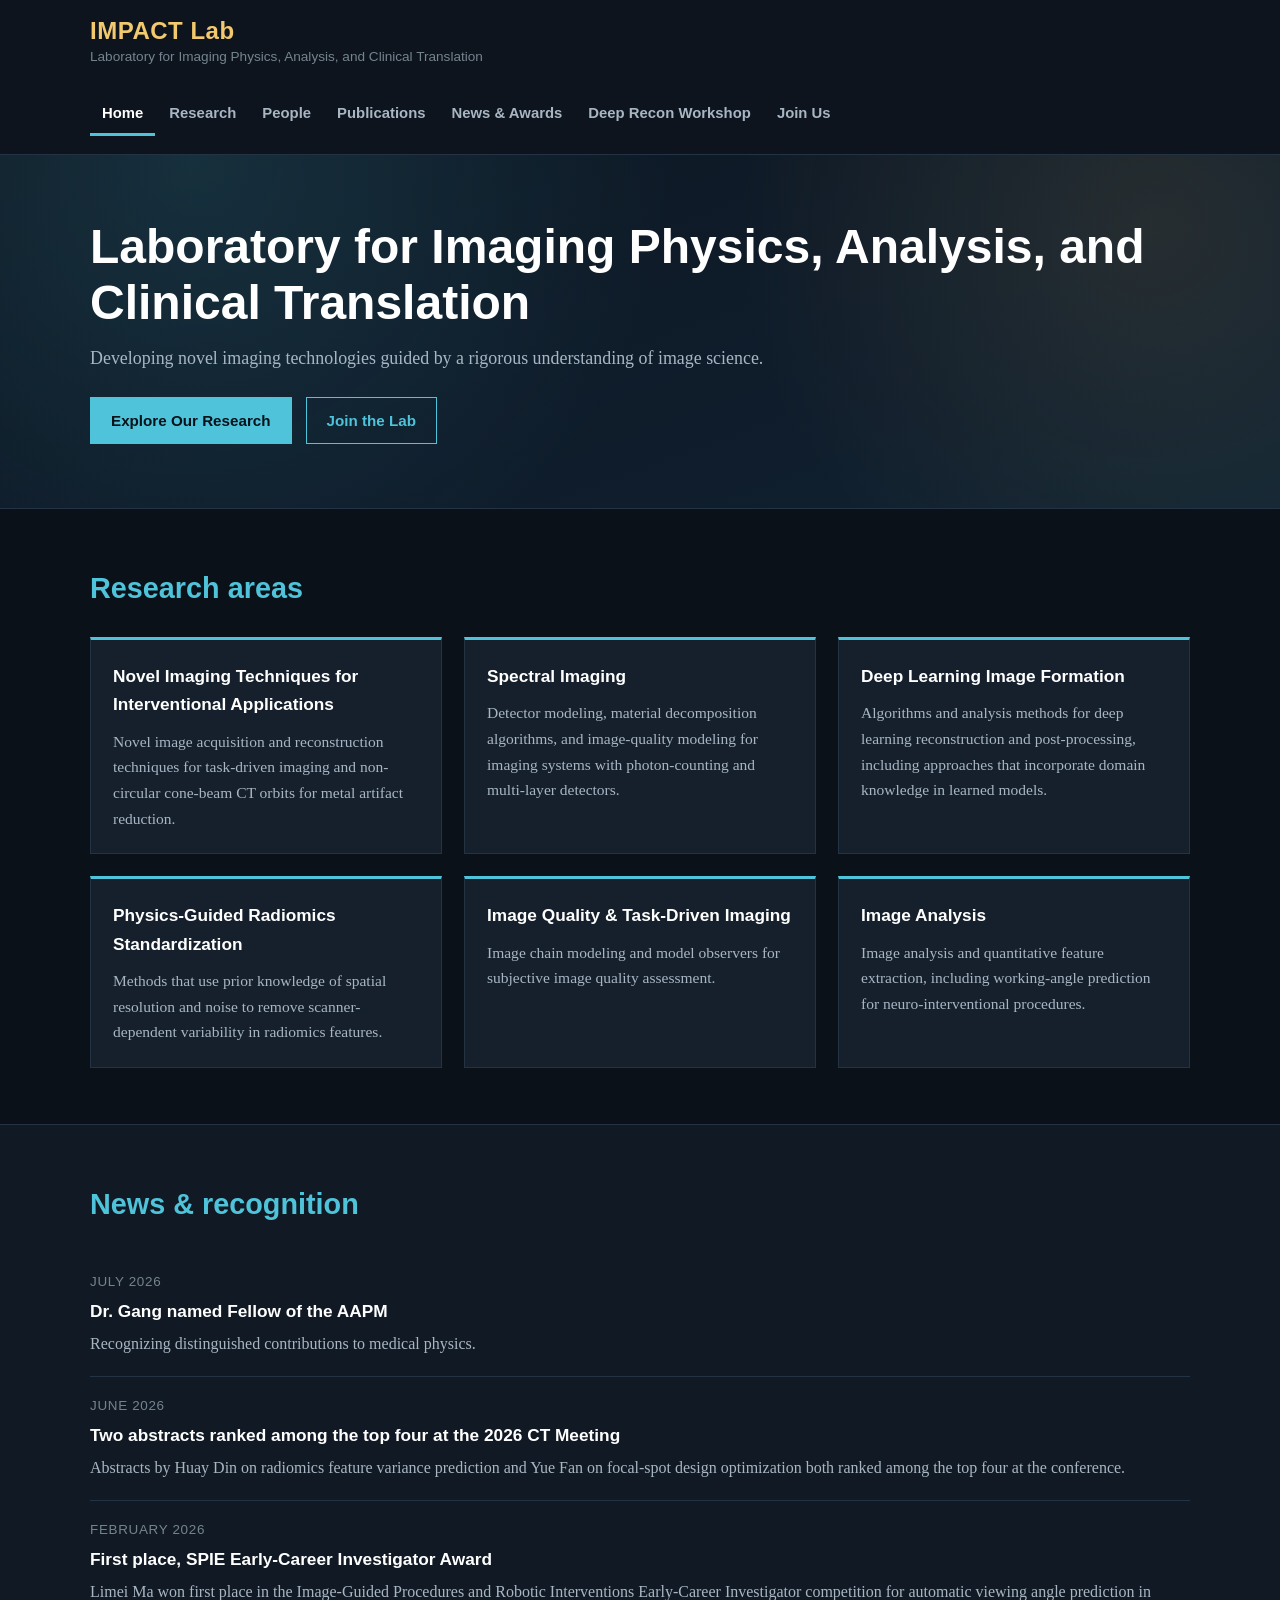
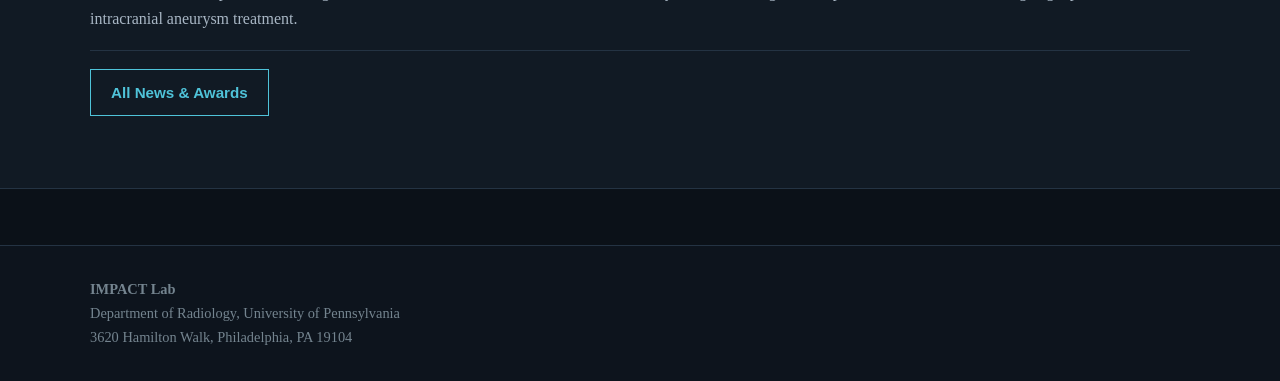
<file: index.html>
<!DOCTYPE html>
<html lang="en">
<head>
<meta charset="UTF-8">
<meta name="viewport" content="width=device-width, initial-scale=1.0">
<title>IMPACT Lab | University of Pennsylvania</title>
<meta name="description" content="The IMPACT Lab at the University of Pennsylvania develops imaging physics, analysis, and clinical translation methods for medical imaging.">
<link rel="canonical" href="https://gracegang.github.io/penn-impact-lab/">
<link rel="stylesheet" href="css/style.css?v=20260817">
</head>
<body>

<header class="site">
  <div class="wrap masthead">
    <a class="brand" href="index.html">
      <div class="lab">IMPACT Lab</div>
      <div class="full">Laboratory for Imaging Physics, Analysis, and Clinical Translation</div>
    </a>
    <nav class="nav">
      <a href="index.html" class="active">Home</a>
      <a href="research.html">Research</a>
      <a href="people.html">People</a>
      <a href="publications.html">Publications</a>
      <a href="news.html">News &amp; Awards</a>
      <a href="deep-reconstruction-workshop-2026.html">Deep Recon Workshop</a>
      <a href="join.html">Join Us</a>
    </nav>
  </div>
</header>

<div class="hero">
  <div class="wrap">
    <h1>Laboratory for Imaging Physics, Analysis, and Clinical Translation</h1>
    <p>Developing novel imaging technologies guided by a rigorous understanding of image science.</p>
    <a class="btn solid" href="research.html">Explore Our Research</a>
    <a class="btn" href="join.html">Join the Lab</a>
  </div>
</div>

<section class="block">
  <div class="wrap">
    <h2 class="title">Research areas</h2>
    <div class="grid c3">
      <div class="card">
        <h3>Novel Imaging Techniques for Interventional Applications</h3>
        <p>Novel image acquisition and reconstruction techniques for task-driven imaging and non-circular cone-beam CT orbits for metal artifact reduction.</p>
      </div>
      <div class="card">
        <h3>Spectral Imaging</h3>
        <p>Detector modeling, material decomposition algorithms, and image-quality modeling for imaging systems with photon-counting and multi-layer detectors.</p>
      </div>
      <div class="card">
        <h3>Deep Learning Image Formation</h3>
        <p>Algorithms and analysis methods for deep learning reconstruction and post-processing, including approaches that incorporate domain knowledge in learned models.</p>
      </div>
      <div class="card">
        <h3>Physics-Guided Radiomics Standardization</h3>
        <p>Methods that use prior knowledge of spatial resolution and noise to remove scanner-dependent variability in radiomics features.</p>
      </div>
      <div class="card">
        <h3>Image Quality &amp; Task-Driven Imaging</h3>
        <p>Image chain modeling and model observers for subjective image quality assessment.</p>
      </div>
      <div class="card">
        <h3>Image Analysis</h3>
        <p>Image analysis and quantitative feature extraction, including working-angle prediction for neuro-interventional procedures.</p>
      </div>
    </div>
  </div>
</section>

<section class="block alt">
  <div class="wrap">
    <h2 class="title">News &amp; recognition</h2>
    <div class="news-item">
      <p class="meta">July 2026</p>
      <h3>Dr. Gang named Fellow of the AAPM</h3>
      <p>Recognizing distinguished contributions to medical physics.</p>
    </div>
    <div class="news-item">
      <p class="meta">June 2026</p>
      <h3>Two abstracts ranked among the top four at the 2026 CT Meeting</h3>
      <p>Abstracts by Huay Din on radiomics feature variance prediction and Yue Fan on focal-spot design optimization both ranked among the top four at the conference.</p>
    </div>
    <div class="news-item">
      <p class="meta">February 2026</p>
      <h3>First place, SPIE Early-Career Investigator Award</h3>
      <p>Limei Ma won first place in the Image-Guided Procedures and Robotic Interventions Early-Career Investigator competition for automatic viewing angle prediction in intracranial aneurysm treatment.</p>
    </div>
    <p style="margin-top:18px;"><a class="btn dark" href="news.html">All News &amp; Awards</a></p>
  </div>
</section>

<footer class="site">
  <div class="wrap cols">
    <div>
      <strong>IMPACT Lab</strong><br>
      Department of Radiology, University of Pennsylvania<br>
      3620 Hamilton Walk, Philadelphia, PA 19104
    </div>
  </div>
</footer>

</body>
</html>
</file>
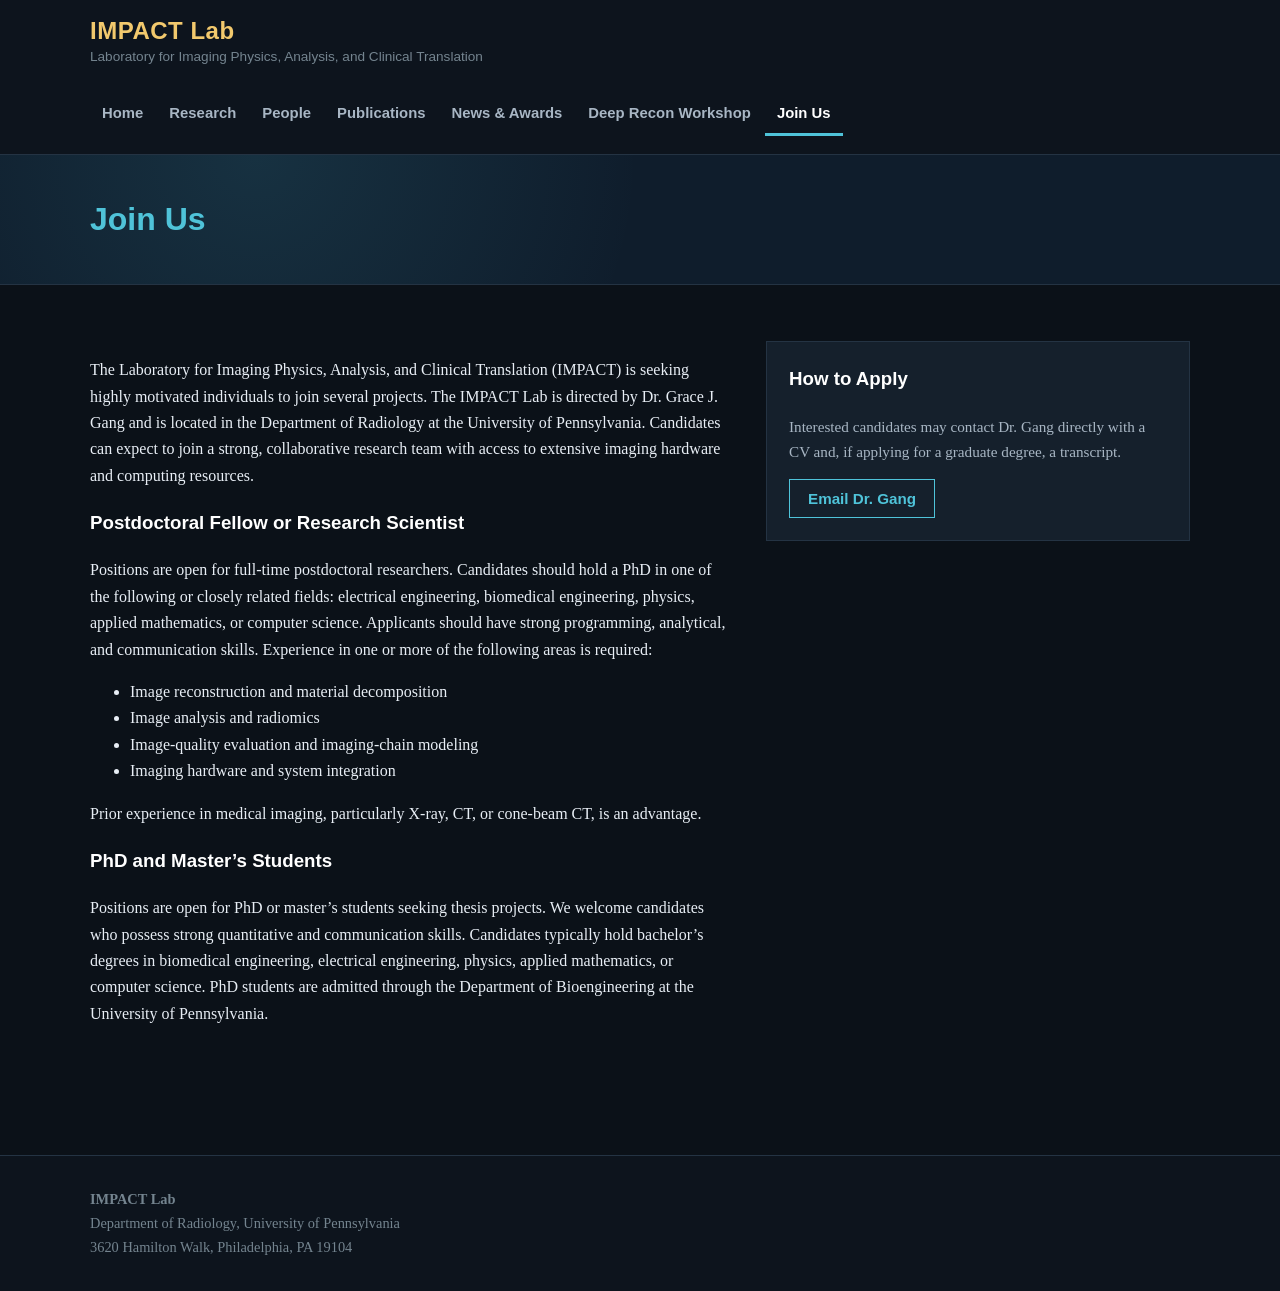
<file: join.html>
<!DOCTYPE html>
<html lang="en">
<head>
<meta charset="UTF-8">
<meta name="viewport" content="width=device-width, initial-scale=1.0">
<title>Join Us — IMPACT Lab</title>
<meta name="description" content="Postdoctoral, research scientist, PhD, and master’s opportunities in the Penn IMPACT Lab at the University of Pennsylvania.">
<link rel="canonical" href="https://gracegang.github.io/penn-impact-lab/join.html">
<link rel="stylesheet" href="css/style.css?v=20260817">
</head>
<body>

<header class="site">
  <div class="wrap masthead">
    <a class="brand" href="index.html"><div class="lab">IMPACT Lab</div><div class="full">Laboratory for Imaging Physics, Analysis, and Clinical Translation</div></a>
    <nav class="nav"><a href="index.html">Home</a><a href="research.html">Research</a><a href="people.html">People</a><a href="publications.html">Publications</a><a href="news.html">News &amp; Awards</a><a href="deep-reconstruction-workshop-2026.html">Deep Recon Workshop</a><a href="join.html" class="active">Join Us</a></nav>
  </div>
</header>

<div class="page-head"><div class="wrap"><h1>Join Us</h1></div></div>

<section class="block">
  <div class="wrap split">
    <div>
      <p>The Laboratory for Imaging Physics, Analysis, and Clinical Translation (IMPACT) is seeking highly motivated individuals to join several projects. The IMPACT Lab is directed by Dr. Grace J. Gang and is located in the Department of Radiology at the University of Pennsylvania. Candidates can expect to join a strong, collaborative research team with access to extensive imaging hardware and computing resources.</p>
      <h3>Postdoctoral Fellow or Research Scientist</h3>
      <p>Positions are open for full-time postdoctoral researchers. Candidates should hold a PhD in one of the following or closely related fields: electrical engineering, biomedical engineering, physics, applied mathematics, or computer science. Applicants should have strong programming, analytical, and communication skills. Experience in one or more of the following areas is required:</p>
      <ul>
        <li>Image reconstruction and material decomposition</li>
        <li>Image analysis and radiomics</li>
        <li>Image-quality evaluation and imaging-chain modeling</li>
        <li>Imaging hardware and system integration</li>
      </ul>
      <p>Prior experience in medical imaging, particularly X-ray, CT, or cone-beam CT, is an advantage.</p>
      <h3>PhD and Master’s Students</h3>
      <p>Positions are open for PhD or master’s students seeking thesis projects. We welcome candidates who possess strong quantitative and communication skills. Candidates typically hold bachelor’s degrees in biomedical engineering, electrical engineering, physics, applied mathematics, or computer science. PhD students are admitted through the Department of Bioengineering at the University of Pennsylvania.</p>
    </div>
    <div class="info-box">
      <h3>How to Apply</h3>
      <p>Interested candidates may contact Dr. Gang directly with a CV and, if applying for a graduate degree, a transcript.</p>
      <button class="link-button email-link" data-contact="pi">Email Dr. Gang</button>
    </div>
  </div>
</section>

<footer class="site"><div class="wrap cols"><div><strong>IMPACT Lab</strong><br>Department of Radiology, University of Pennsylvania<br>3620 Hamilton Walk, Philadelphia, PA 19104</div></div></footer>
<script src="js/email.js"></script>
</body>
</html>
</file>
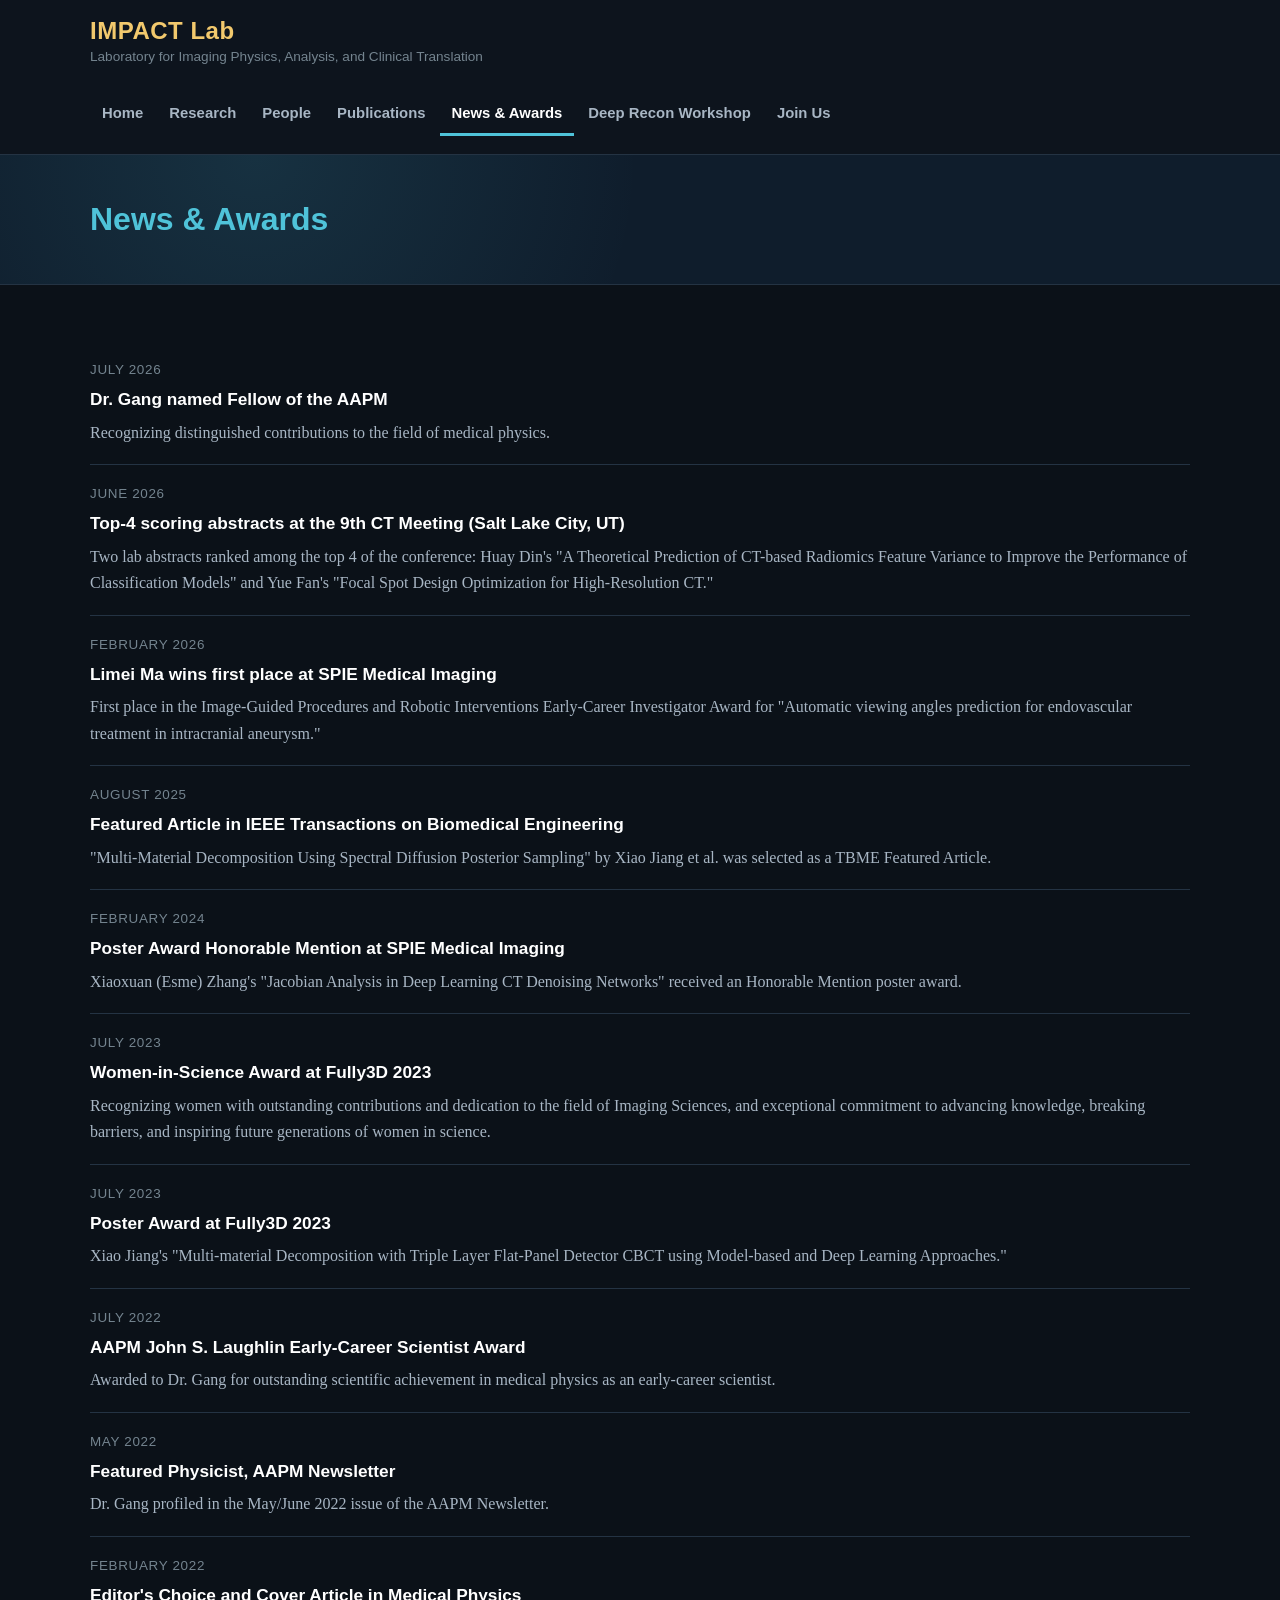
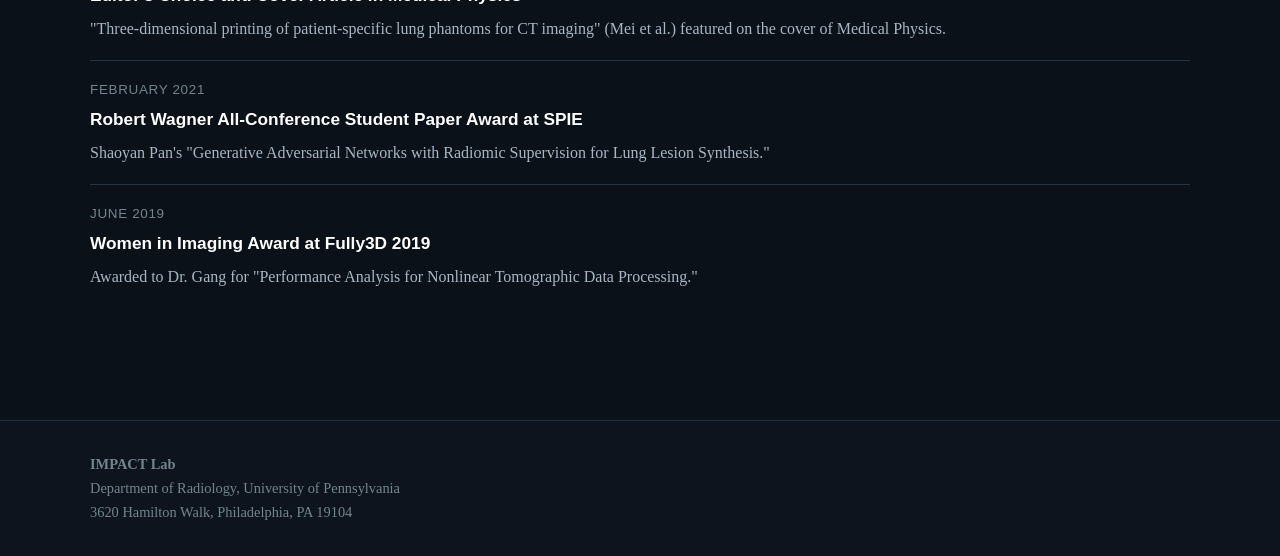
<file: news.html>
<!DOCTYPE html>
<html lang="en">
<head>
<meta charset="UTF-8">
<meta name="viewport" content="width=device-width, initial-scale=1.0">
<title>News &amp; Awards — IMPACT Lab</title>
<meta name="description" content="News, awards, honors, and service from the Penn IMPACT Lab at the University of Pennsylvania.">
<link rel="canonical" href="https://gracegang.github.io/penn-impact-lab/news.html">
<link rel="stylesheet" href="css/style.css?v=20260817">
</head>
<body>

<header class="site">
  <div class="wrap masthead">
    <a class="brand" href="index.html">
      <div class="lab">IMPACT Lab</div>
      <div class="full">Laboratory for Imaging Physics, Analysis, and Clinical Translation</div>
    </a>
    <nav class="nav">
      <a href="index.html">Home</a>
      <a href="research.html">Research</a>
      <a href="people.html">People</a>
      <a href="publications.html">Publications</a>
      <a href="news.html" class="active">News &amp; Awards</a>
      <a href="deep-reconstruction-workshop-2026.html">Deep Recon Workshop</a>
      <a href="join.html">Join Us</a>
    </nav>
  </div>
</header>

<div class="page-head">
  <div class="wrap">
    <h1>News &amp; Awards</h1>
  </div>
</div>

<section class="block">
  <div class="wrap">

    <div class="news-item">
      <p class="meta">July 2026</p>
      <h3>Dr. Gang named Fellow of the AAPM</h3>
      <p>Recognizing distinguished contributions to the field of medical physics.</p>
    </div>

    <div class="news-item">
      <p class="meta">June 2026</p>
      <h3>Top-4 scoring abstracts at the 9th CT Meeting (Salt Lake City, UT)</h3>
      <p>Two lab abstracts ranked among the top 4 of the conference: Huay Din's "A Theoretical
      Prediction of CT-based Radiomics Feature Variance to Improve the Performance of
      Classification Models" and Yue Fan's "Focal Spot Design Optimization for
      High-Resolution CT."</p>
    </div>

    <div class="news-item">
      <p class="meta">February 2026</p>
      <h3>Limei Ma wins first place at SPIE Medical Imaging</h3>
      <p>First place in the Image-Guided Procedures and Robotic Interventions Early-Career
      Investigator Award for "Automatic viewing angles prediction for endovascular treatment
      in intracranial aneurysm."</p>
    </div>

    <div class="news-item">
      <p class="meta">August 2025</p>
      <h3>Featured Article in IEEE Transactions on Biomedical Engineering</h3>
      <p>"Multi-Material Decomposition Using Spectral Diffusion Posterior Sampling" by Xiao
      Jiang et al. was selected as a TBME Featured Article.</p>
    </div>

    <div class="news-item">
      <p class="meta">February 2024</p>
      <h3>Poster Award Honorable Mention at SPIE Medical Imaging</h3>
      <p>Xiaoxuan (Esme) Zhang's "Jacobian Analysis in Deep Learning CT Denoising Networks"
      received an Honorable Mention poster award.</p>
    </div>

    <div class="news-item">
      <p class="meta">July 2023</p>
      <h3>Women-in-Science Award at Fully3D 2023</h3>
      <p>Recognizing women with outstanding contributions and dedication to the field of
      Imaging Sciences, and exceptional commitment to advancing knowledge, breaking barriers,
      and inspiring future generations of women in science.</p>
    </div>

    <div class="news-item">
      <p class="meta">July 2023</p>
      <h3>Poster Award at Fully3D 2023</h3>
      <p>Xiao Jiang's "Multi-material Decomposition with Triple Layer Flat-Panel Detector CBCT
      using Model-based and Deep Learning Approaches."</p>
    </div>

    <div class="news-item">
      <p class="meta">July 2022</p>
      <h3>AAPM John S. Laughlin Early-Career Scientist Award</h3>
      <p>Awarded to Dr. Gang for outstanding scientific achievement in medical physics as an
      early-career scientist.</p>
    </div>

    <div class="news-item">
      <p class="meta">May 2022</p>
      <h3>Featured Physicist, AAPM Newsletter</h3>
      <p>Dr. Gang profiled in the May/June 2022 issue of the AAPM Newsletter.</p>
    </div>

    <div class="news-item">
      <p class="meta">February 2022</p>
      <h3>Editor's Choice and Cover Article in Medical Physics</h3>
      <p>"Three-dimensional printing of patient-specific lung phantoms for CT imaging"
      (Mei et al.) featured on the cover of Medical Physics.</p>
    </div>

    <div class="news-item">
      <p class="meta">February 2021</p>
      <h3>Robert Wagner All-Conference Student Paper Award at SPIE</h3>
      <p>Shaoyan Pan's "Generative Adversarial Networks with Radiomic Supervision for Lung
      Lesion Synthesis."</p>
    </div>

    <div class="news-item">
      <p class="meta">June 2019</p>
      <h3>Women in Imaging Award at Fully3D 2019</h3>
      <p>Awarded to Dr. Gang for "Performance Analysis for Nonlinear Tomographic Data
      Processing."</p>
    </div>

  </div>
</section>

<footer class="site">
  <div class="wrap cols">
    <div>
      <strong>IMPACT Lab</strong><br>
      Department of Radiology, University of Pennsylvania<br>
      3620 Hamilton Walk, Philadelphia, PA 19104
    </div>
  </div>
</footer>

</body>
</html>
</file>
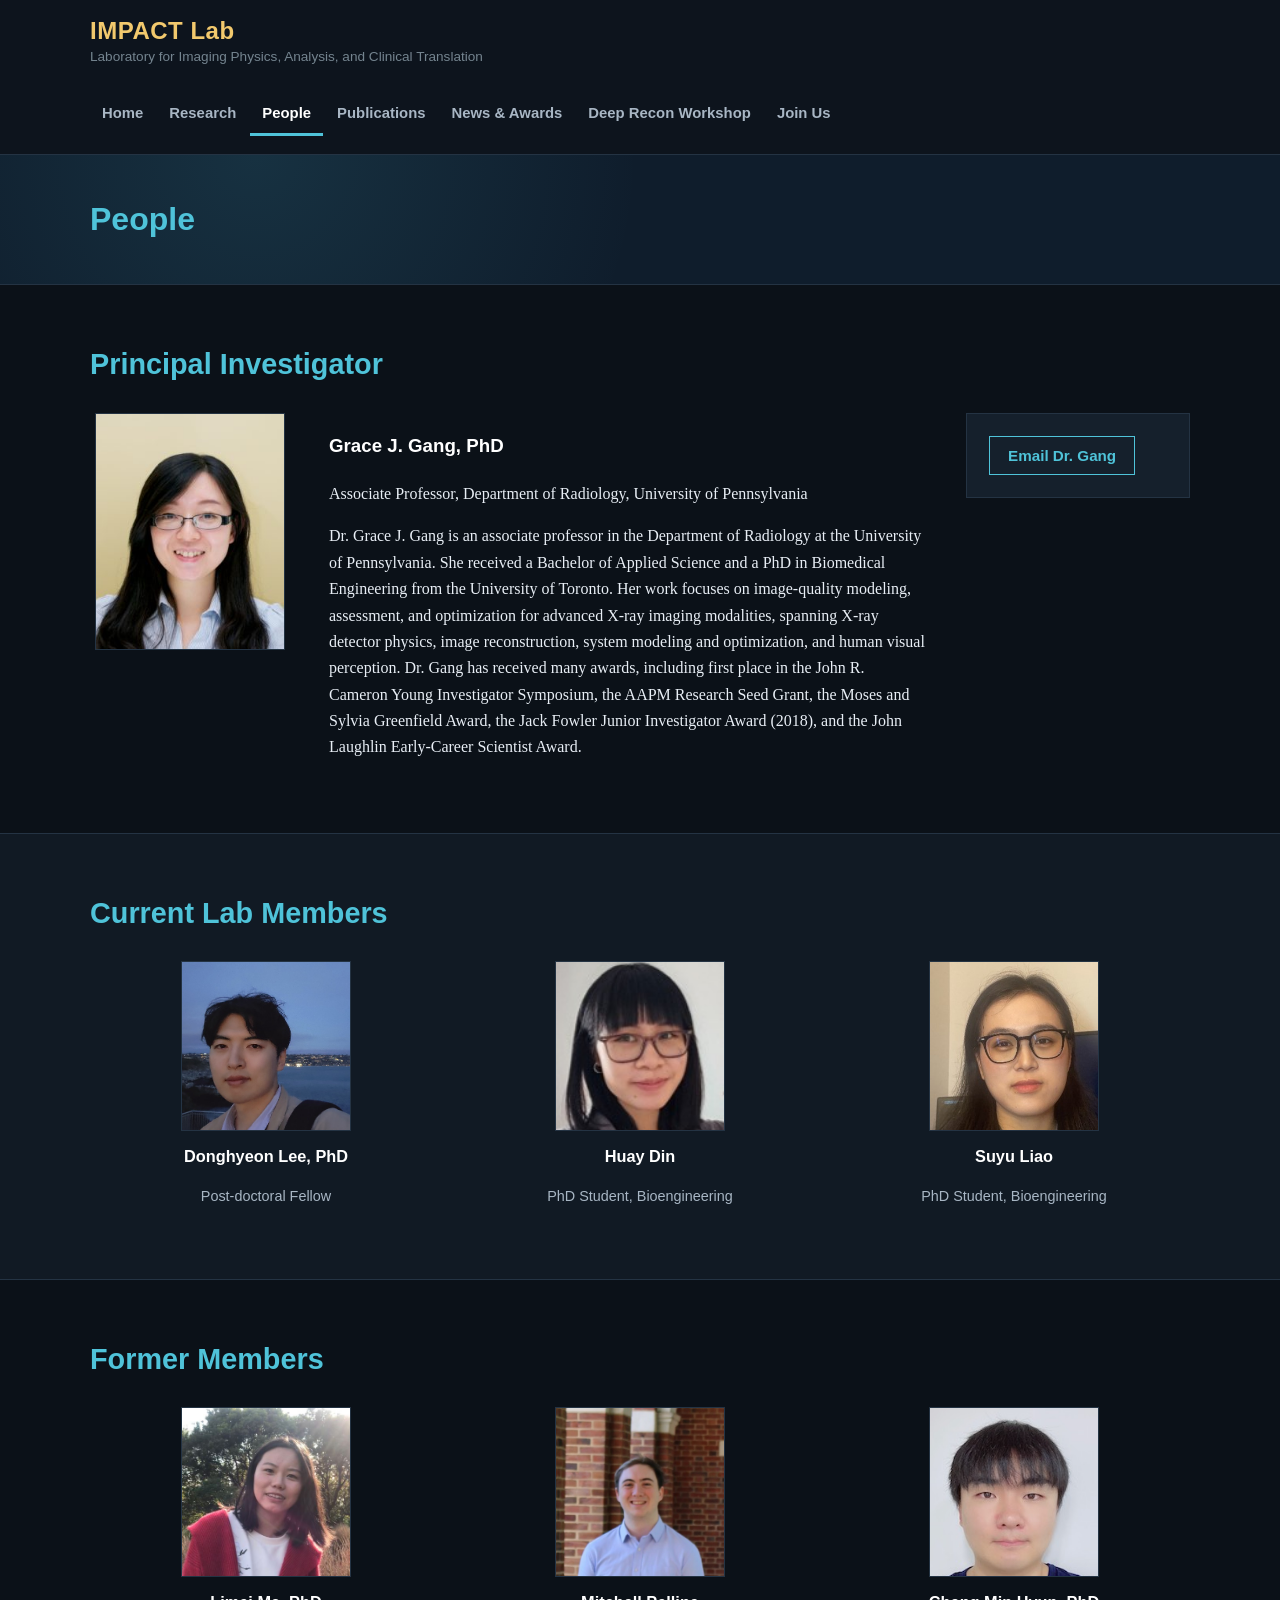
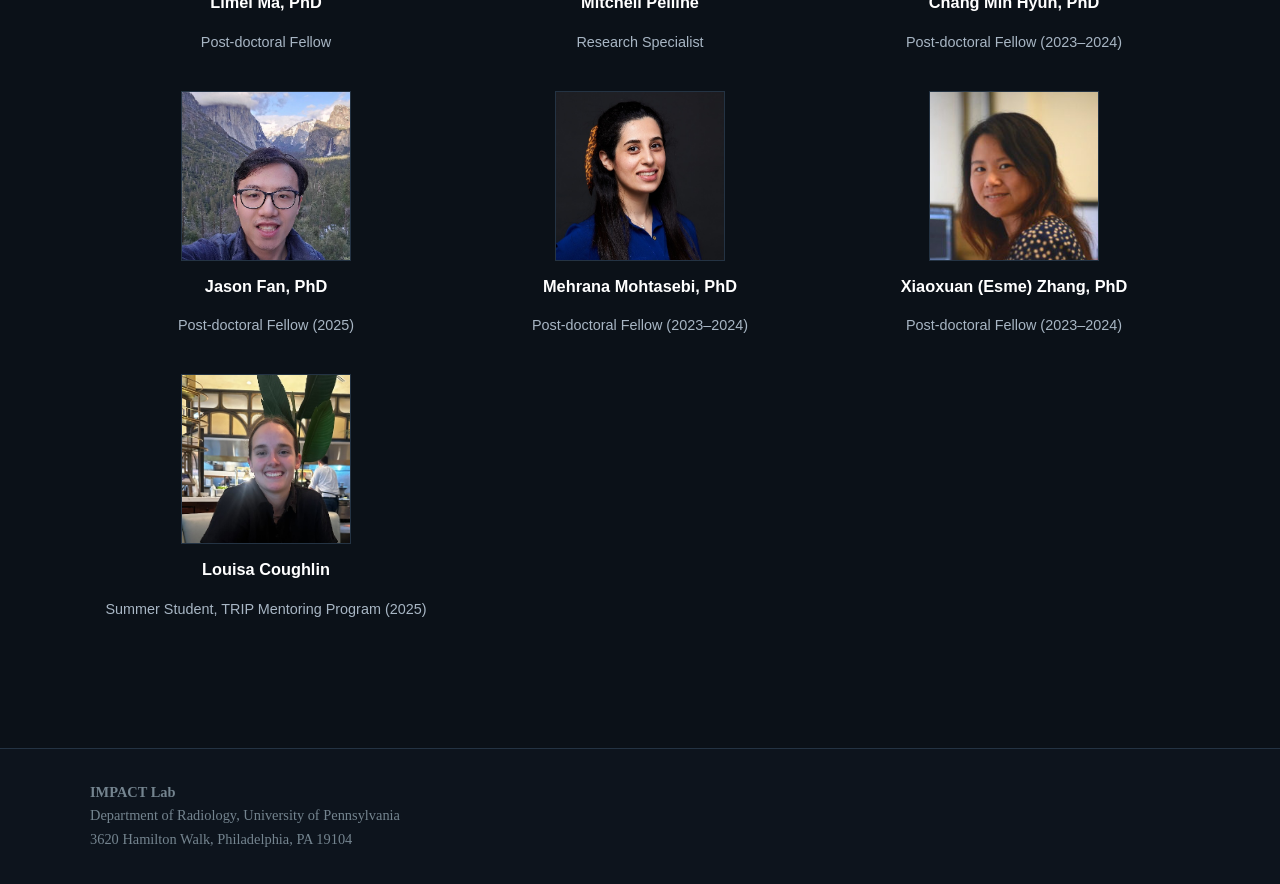
<file: people.html>
<!DOCTYPE html>
<html lang="en">
<head>
<meta charset="UTF-8">
<meta name="viewport" content="width=device-width, initial-scale=1.0">
<title>People — IMPACT Lab</title>
<meta name="description" content="Meet members of the Penn IMPACT Lab, led by Grace J. Gang in the Department of Radiology at the University of Pennsylvania.">
<link rel="canonical" href="https://gracegang.github.io/penn-impact-lab/people.html">
<link rel="stylesheet" href="css/style.css?v=20260817">
</head>
<body>

<header class="site">
  <div class="wrap masthead">
    <a class="brand" href="index.html">
      <div class="lab">IMPACT Lab</div>
      <div class="full">Laboratory for Imaging Physics, Analysis, and Clinical Translation</div>
    </a>
    <nav class="nav">
      <a href="index.html">Home</a>
      <a href="research.html">Research</a>
      <a href="people.html" class="active">People</a>
      <a href="publications.html">Publications</a>
      <a href="news.html">News &amp; Awards</a>
      <a href="deep-reconstruction-workshop-2026.html">Deep Recon Workshop</a>
      <a href="join.html">Join Us</a>
    </nav>
  </div>
</header>

<div class="page-head">
  <div class="wrap">
    <h1>People</h1>
  </div>
</div>

<section class="block">
  <div class="wrap">
    <h2 class="title">Principal Investigator</h2>
    <div class="split" style="grid-template-columns: 0.4fr 1.2fr 0.45fr;">
      <div class="person">
        <img src="images/people/grace-gang.jpg" alt="Grace J. Gang, PhD" style="aspect-ratio: 4/5;">
      </div>
      <div>
        <h3>Grace J. Gang, PhD</h3>
        <p>Associate Professor, Department of Radiology, University of Pennsylvania</p>
        <p style="margin-top:12px;">
          Dr. Grace J. Gang is an associate professor in the Department of Radiology at the University of Pennsylvania. She received a Bachelor of Applied Science and a PhD in Biomedical Engineering from the University of Toronto. Her work focuses on image-quality modeling, assessment, and optimization for advanced X-ray imaging modalities, spanning X-ray detector physics, image reconstruction, system modeling and optimization, and human visual perception. Dr. Gang has received many awards, including first place in the John R. Cameron Young Investigator Symposium, the AAPM Research Seed Grant, the Moses and Sylvia Greenfield Award, the Jack Fowler Junior Investigator Award (2018), and the John Laughlin Early-Career Scientist Award.
        </p>
      </div>
      <div class="info-box">
        <button class="link-button email-link" data-contact="pi">Email Dr. Gang</button>
      </div>
    </div>
  </div>
</section>

<section class="block alt">
  <div class="wrap">
    <h2 class="title">Current Lab Members</h2>
    <div class="grid c3">
      <div class="person"><img src="images/people/donghyeon-lee.jpg" alt="Donghyeon Lee"><h3>Donghyeon Lee, PhD</h3><p class="role">Post-doctoral Fellow</p></div>
      <div class="person"><img src="images/people/huay-din.jpg" alt="Huay Din"><h3>Huay Din</h3><p class="role">PhD Student, Bioengineering</p></div>
      <div class="person"><img src="images/people/suyu-liao.jpg" alt="Suyu Liao"><h3>Suyu Liao</h3><p class="role">PhD Student, Bioengineering</p></div>
    </div>
  </div>
</section>

<section class="block">
  <div class="wrap">
    <h2 class="title">Former Members</h2>
    <div class="grid c3">
      <div class="person"><img src="images/people/limei-ma.jpg" alt="Limei Ma"><h3>Limei Ma, PhD</h3><p class="role">Post-doctoral Fellow</p></div>
      <div class="person"><img src="images/people/mitchell-pelline.jpg" alt="Mitchell Pelline"><h3>Mitchell Pelline</h3><p class="role">Research Specialist</p></div>
      <div class="person"><img src="images/people/changmin-hyun.jpg" alt="Changmin Hyun"><h3>Chang Min Hyun, PhD</h3><p class="role">Post-doctoral Fellow (2023–2024)</p></div>
      <div class="person"><img src="images/people/jason-fan.jpg" alt="Jason Fan"><h3>Jason Fan, PhD</h3><p class="role">Post-doctoral Fellow (2025)</p></div>
      <div class="person"><img src="images/people/mehrana-mohtasebi.jpg" alt="Mehrana Mohtasebi"><h3>Mehrana Mohtasebi, PhD</h3><p class="role">Post-doctoral Fellow (2023–2024)</p></div>
      <div class="person"><img src="images/people/esme-zhang.jpg" alt="Esme Xiaoxuan Zhang"><h3>Xiaoxuan (Esme) Zhang, PhD</h3><p class="role">Post-doctoral Fellow (2023–2024)</p></div>
      <div class="person"><img src="images/people/louisa-coughlin.jpg" alt="Louisa Coughlin"><h3>Louisa Coughlin</h3><p class="role">Summer Student, TRIP Mentoring Program (2025)</p></div>
    </div>
  </div>
</section>

<footer class="site">
  <div class="wrap cols">
    <div><strong>IMPACT Lab</strong><br>Department of Radiology, University of Pennsylvania<br>3620 Hamilton Walk, Philadelphia, PA 19104</div>
  </div>
</footer>

<script src="js/email.js"></script>
</body>
</html>
</file>
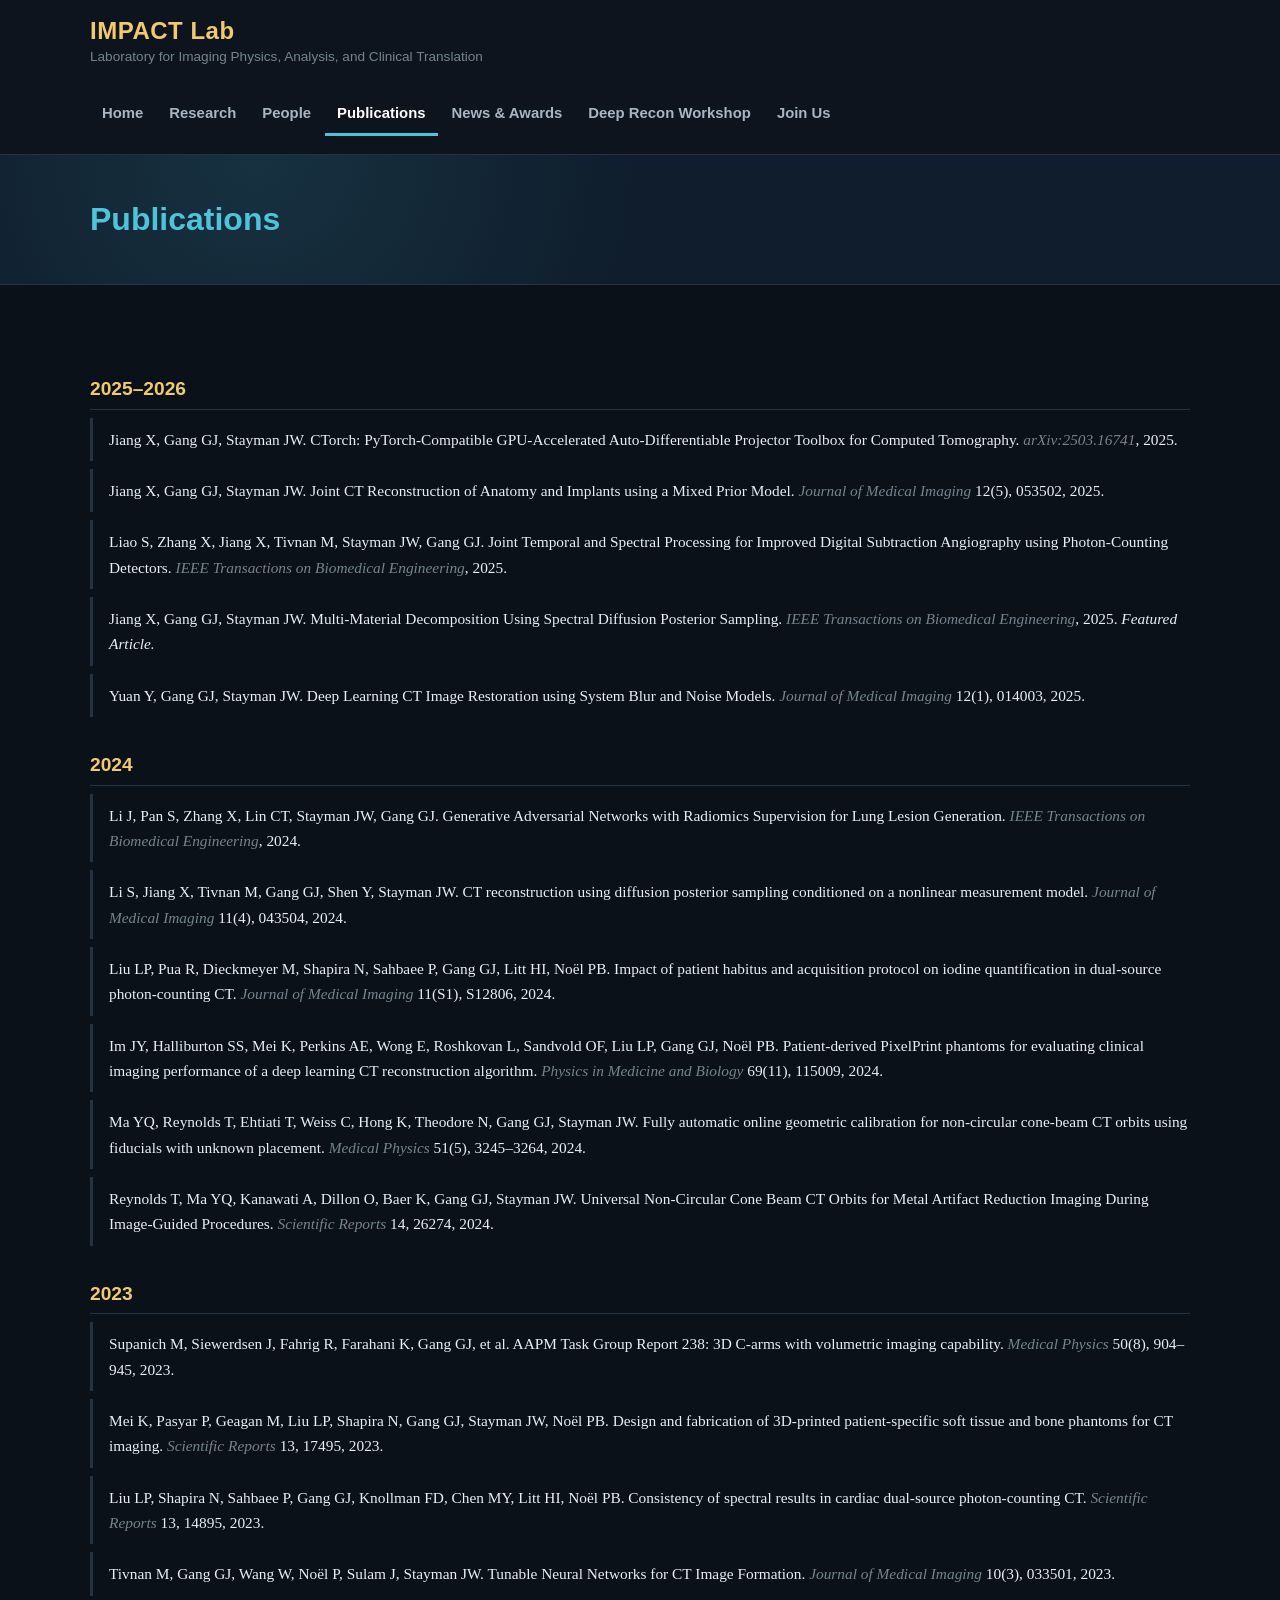
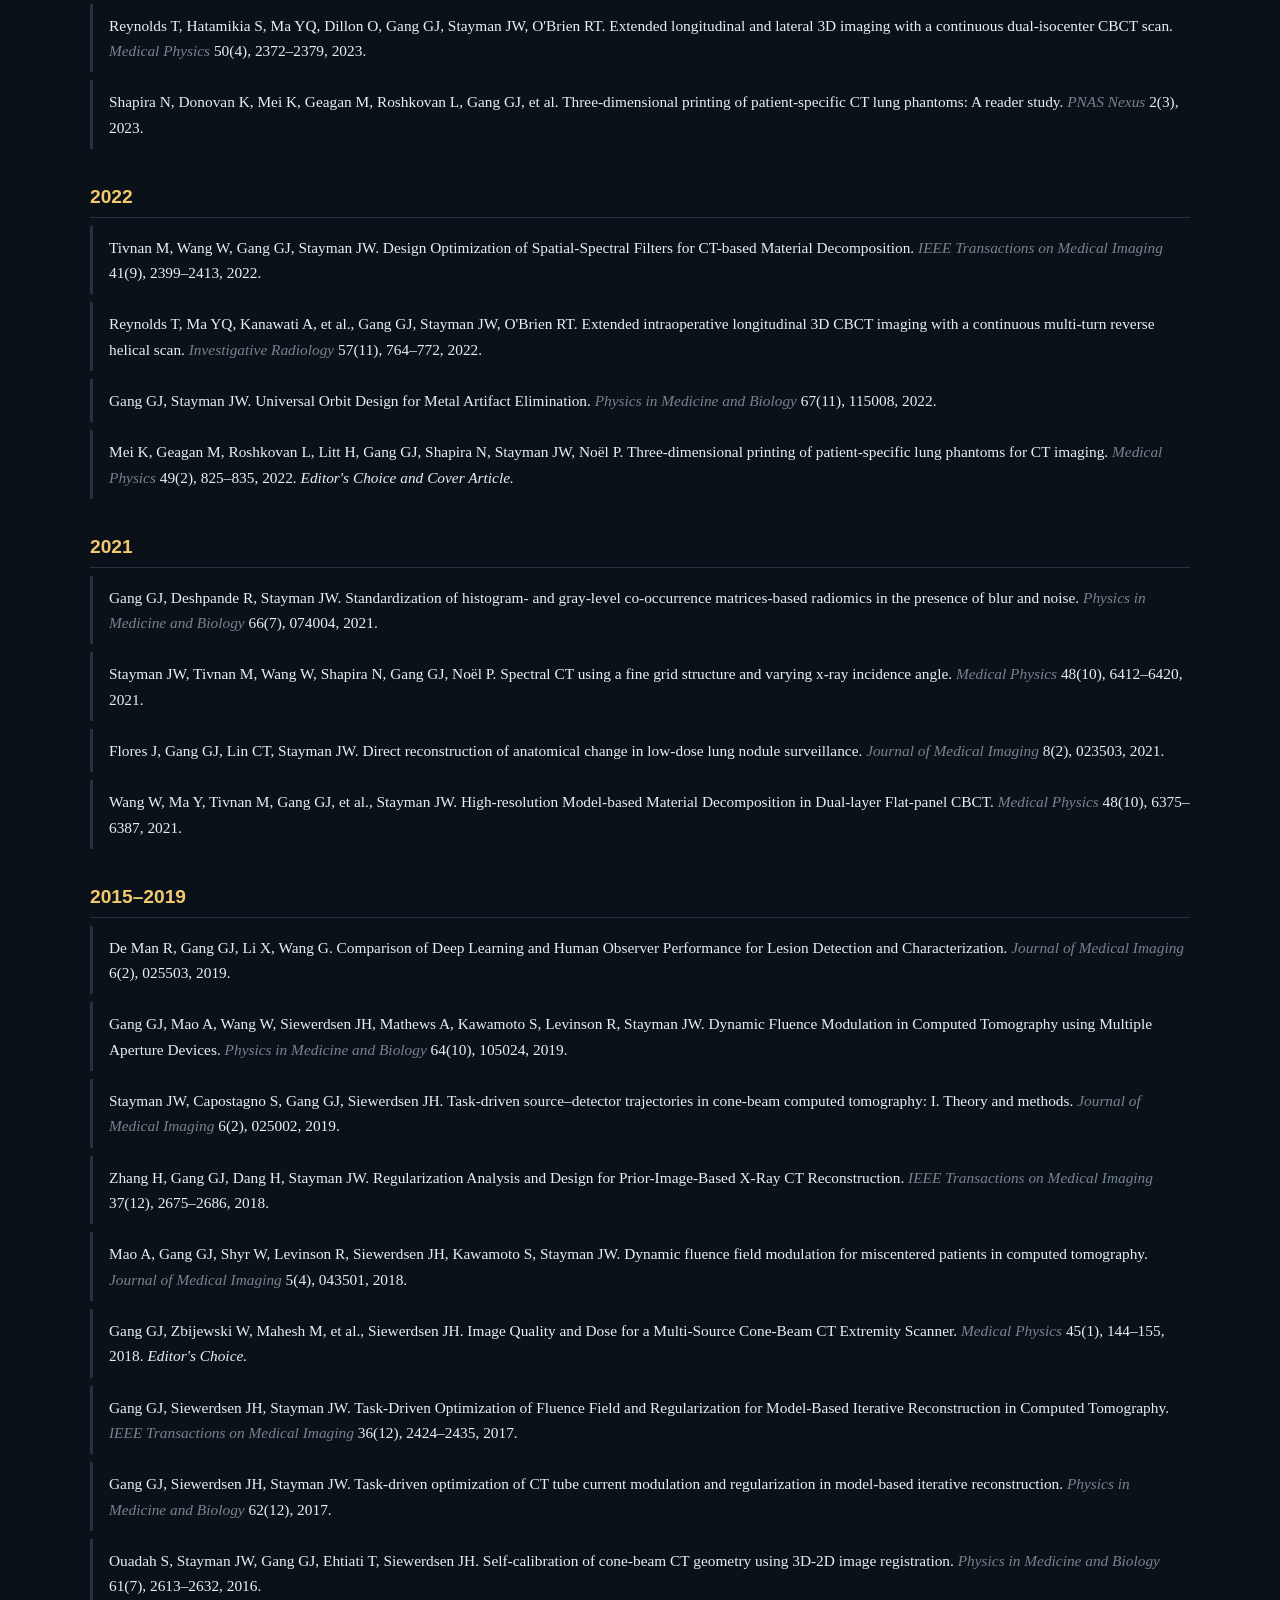
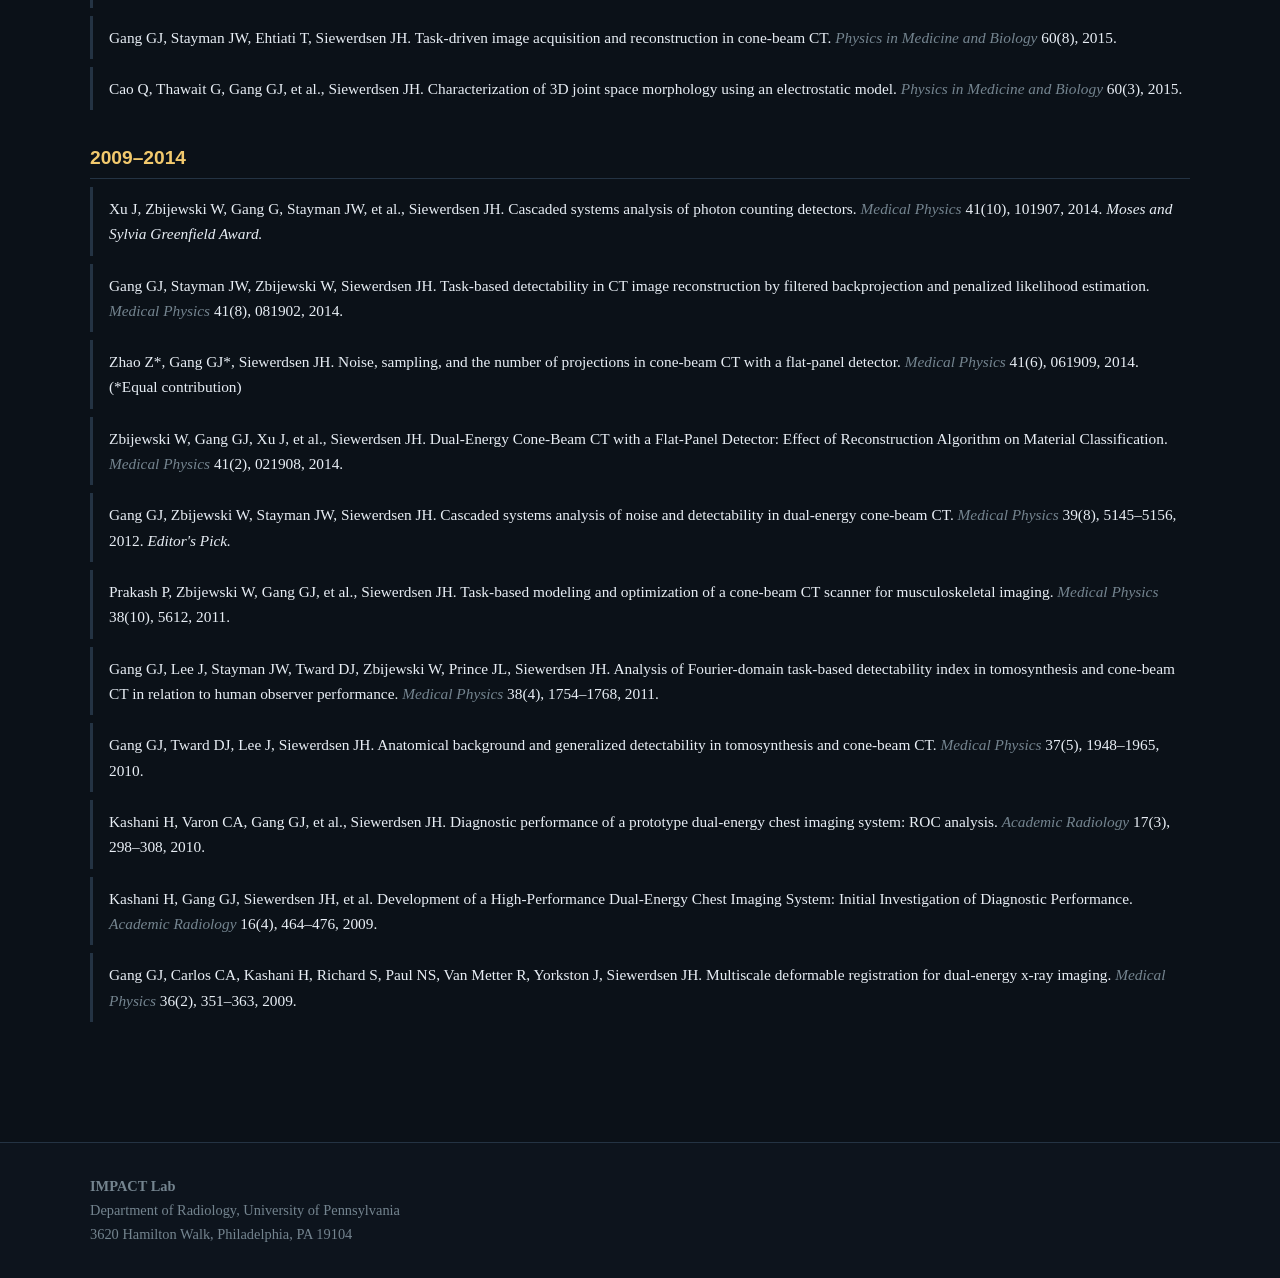
<file: publications.html>
<!DOCTYPE html>
<html lang="en">
<head>
<meta charset="UTF-8">
<meta name="viewport" content="width=device-width, initial-scale=1.0">
<title>Publications — IMPACT Lab</title>
<meta name="description" content="Selected publications from the Penn IMPACT Lab on medical image acquisition, reconstruction, image quality, spectral imaging, and quantitative analysis.">
<link rel="canonical" href="https://gracegang.github.io/penn-impact-lab/publications.html">
<link rel="stylesheet" href="css/style.css?v=20260817">
</head>
<body>

<header class="site">
  <div class="wrap masthead">
    <a class="brand" href="index.html">
      <div class="lab">IMPACT Lab</div>
      <div class="full">Laboratory for Imaging Physics, Analysis, and Clinical Translation</div>
    </a>
    <nav class="nav">
      <a href="index.html">Home</a>
      <a href="research.html">Research</a>
      <a href="people.html">People</a>
      <a href="publications.html" class="active">Publications</a>
      <a href="news.html">News &amp; Awards</a>
      <a href="deep-reconstruction-workshop-2026.html">Deep Recon Workshop</a>
      <a href="join.html">Join Us</a>
    </nav>
  </div>
</header>

<div class="page-head">
  <div class="wrap">
    <h1>Publications</h1>
  </div>
</div>

<section class="block">
  <div class="wrap">

    <h2 class="pub-year">2025–2026</h2>
    <ul class="pubs">
      <li>Jiang X, Gang GJ, Stayman JW. CTorch: PyTorch-Compatible GPU-Accelerated Auto-Differentiable Projector Toolbox for Computed Tomography. <span class="src">arXiv:2503.16741</span>, 2025.</li>
      <li>Jiang X, Gang GJ, Stayman JW. Joint CT Reconstruction of Anatomy and Implants using a Mixed Prior Model. <span class="src">Journal of Medical Imaging</span> 12(5), 053502, 2025.</li>
      <li>Liao S, Zhang X, Jiang X, Tivnan M, Stayman JW, Gang GJ. Joint Temporal and Spectral Processing for Improved Digital Subtraction Angiography using Photon-Counting Detectors. <span class="src">IEEE Transactions on Biomedical Engineering</span>, 2025.</li>
      <li>Jiang X, Gang GJ, Stayman JW. Multi-Material Decomposition Using Spectral Diffusion Posterior Sampling. <span class="src">IEEE Transactions on Biomedical Engineering</span>, 2025. <em>Featured Article.</em></li>
      <li>Yuan Y, Gang GJ, Stayman JW. Deep Learning CT Image Restoration using System Blur and Noise Models. <span class="src">Journal of Medical Imaging</span> 12(1), 014003, 2025.</li>
    </ul>

    <h2 class="pub-year">2024</h2>
    <ul class="pubs">
      <li>Li J, Pan S, Zhang X, Lin CT, Stayman JW, Gang GJ. Generative Adversarial Networks with Radiomics Supervision for Lung Lesion Generation. <span class="src">IEEE Transactions on Biomedical Engineering</span>, 2024.</li>
      <li>Li S, Jiang X, Tivnan M, Gang GJ, Shen Y, Stayman JW. CT reconstruction using diffusion posterior sampling conditioned on a nonlinear measurement model. <span class="src">Journal of Medical Imaging</span> 11(4), 043504, 2024.</li>
      <li>Liu LP, Pua R, Dieckmeyer M, Shapira N, Sahbaee P, Gang GJ, Litt HI, Noël PB. Impact of patient habitus and acquisition protocol on iodine quantification in dual-source photon-counting CT. <span class="src">Journal of Medical Imaging</span> 11(S1), S12806, 2024.</li>
      <li>Im JY, Halliburton SS, Mei K, Perkins AE, Wong E, Roshkovan L, Sandvold OF, Liu LP, Gang GJ, Noël PB. Patient-derived PixelPrint phantoms for evaluating clinical imaging performance of a deep learning CT reconstruction algorithm. <span class="src">Physics in Medicine and Biology</span> 69(11), 115009, 2024.</li>
      <li>Ma YQ, Reynolds T, Ehtiati T, Weiss C, Hong K, Theodore N, Gang GJ, Stayman JW. Fully automatic online geometric calibration for non-circular cone-beam CT orbits using fiducials with unknown placement. <span class="src">Medical Physics</span> 51(5), 3245–3264, 2024.</li>
      <li>Reynolds T, Ma YQ, Kanawati A, Dillon O, Baer K, Gang GJ, Stayman JW. Universal Non-Circular Cone Beam CT Orbits for Metal Artifact Reduction Imaging During Image-Guided Procedures. <span class="src">Scientific Reports</span> 14, 26274, 2024.</li>
    </ul>

    <h2 class="pub-year">2023</h2>
    <ul class="pubs">
      <li>Supanich M, Siewerdsen J, Fahrig R, Farahani K, Gang GJ, et al. AAPM Task Group Report 238: 3D C-arms with volumetric imaging capability. <span class="src">Medical Physics</span> 50(8), 904–945, 2023.</li>
      <li>Mei K, Pasyar P, Geagan M, Liu LP, Shapira N, Gang GJ, Stayman JW, Noël PB. Design and fabrication of 3D-printed patient-specific soft tissue and bone phantoms for CT imaging. <span class="src">Scientific Reports</span> 13, 17495, 2023.</li>
      <li>Liu LP, Shapira N, Sahbaee P, Gang GJ, Knollman FD, Chen MY, Litt HI, Noël PB. Consistency of spectral results in cardiac dual-source photon-counting CT. <span class="src">Scientific Reports</span> 13, 14895, 2023.</li>
      <li>Tivnan M, Gang GJ, Wang W, Noël P, Sulam J, Stayman JW. Tunable Neural Networks for CT Image Formation. <span class="src">Journal of Medical Imaging</span> 10(3), 033501, 2023.</li>
      <li>Reynolds T, Hatamikia S, Ma YQ, Dillon O, Gang GJ, Stayman JW, O'Brien RT. Extended longitudinal and lateral 3D imaging with a continuous dual-isocenter CBCT scan. <span class="src">Medical Physics</span> 50(4), 2372–2379, 2023.</li>
      <li>Shapira N, Donovan K, Mei K, Geagan M, Roshkovan L, Gang GJ, et al. Three-dimensional printing of patient-specific CT lung phantoms: A reader study. <span class="src">PNAS Nexus</span> 2(3), 2023.</li>
    </ul>

    <h2 class="pub-year">2022</h2>
    <ul class="pubs">
      <li>Tivnan M, Wang W, Gang GJ, Stayman JW. Design Optimization of Spatial-Spectral Filters for CT-based Material Decomposition. <span class="src">IEEE Transactions on Medical Imaging</span> 41(9), 2399–2413, 2022.</li>
      <li>Reynolds T, Ma YQ, Kanawati A, et al., Gang GJ, Stayman JW, O'Brien RT. Extended intraoperative longitudinal 3D CBCT imaging with a continuous multi-turn reverse helical scan. <span class="src">Investigative Radiology</span> 57(11), 764–772, 2022.</li>
      <li>Gang GJ, Stayman JW. Universal Orbit Design for Metal Artifact Elimination. <span class="src">Physics in Medicine and Biology</span> 67(11), 115008, 2022.</li>
      <li>Mei K, Geagan M, Roshkovan L, Litt H, Gang GJ, Shapira N, Stayman JW, Noël P. Three-dimensional printing of patient-specific lung phantoms for CT imaging. <span class="src">Medical Physics</span> 49(2), 825–835, 2022. <em>Editor's Choice and Cover Article.</em></li>
    </ul>

    <h2 class="pub-year">2021</h2>
    <ul class="pubs">
      <li>Gang GJ, Deshpande R, Stayman JW. Standardization of histogram- and gray-level co-occurrence matrices-based radiomics in the presence of blur and noise. <span class="src">Physics in Medicine and Biology</span> 66(7), 074004, 2021.</li>
      <li>Stayman JW, Tivnan M, Wang W, Shapira N, Gang GJ, Noël P. Spectral CT using a fine grid structure and varying x-ray incidence angle. <span class="src">Medical Physics</span> 48(10), 6412–6420, 2021.</li>
      <li>Flores J, Gang GJ, Lin CT, Stayman JW. Direct reconstruction of anatomical change in low-dose lung nodule surveillance. <span class="src">Journal of Medical Imaging</span> 8(2), 023503, 2021.</li>
      <li>Wang W, Ma Y, Tivnan M, Gang GJ, et al., Stayman JW. High-resolution Model-based Material Decomposition in Dual-layer Flat-panel CBCT. <span class="src">Medical Physics</span> 48(10), 6375–6387, 2021.</li>
    </ul>

    <h2 class="pub-year">2015–2019</h2>
    <ul class="pubs">
      <li>De Man R, Gang GJ, Li X, Wang G. Comparison of Deep Learning and Human Observer Performance for Lesion Detection and Characterization. <span class="src">Journal of Medical Imaging</span> 6(2), 025503, 2019.</li>
      <li>Gang GJ, Mao A, Wang W, Siewerdsen JH, Mathews A, Kawamoto S, Levinson R, Stayman JW. Dynamic Fluence Modulation in Computed Tomography using Multiple Aperture Devices. <span class="src">Physics in Medicine and Biology</span> 64(10), 105024, 2019.</li>
      <li>Stayman JW, Capostagno S, Gang GJ, Siewerdsen JH. Task-driven source–detector trajectories in cone-beam computed tomography: I. Theory and methods. <span class="src">Journal of Medical Imaging</span> 6(2), 025002, 2019.</li>
      <li>Zhang H, Gang GJ, Dang H, Stayman JW. Regularization Analysis and Design for Prior-Image-Based X-Ray CT Reconstruction. <span class="src">IEEE Transactions on Medical Imaging</span> 37(12), 2675–2686, 2018.</li>
      <li>Mao A, Gang GJ, Shyr W, Levinson R, Siewerdsen JH, Kawamoto S, Stayman JW. Dynamic fluence field modulation for miscentered patients in computed tomography. <span class="src">Journal of Medical Imaging</span> 5(4), 043501, 2018.</li>
      <li>Gang GJ, Zbijewski W, Mahesh M, et al., Siewerdsen JH. Image Quality and Dose for a Multi-Source Cone-Beam CT Extremity Scanner. <span class="src">Medical Physics</span> 45(1), 144–155, 2018. <em>Editor's Choice.</em></li>
      <li>Gang GJ, Siewerdsen JH, Stayman JW. Task-Driven Optimization of Fluence Field and Regularization for Model-Based Iterative Reconstruction in Computed Tomography. <span class="src">IEEE Transactions on Medical Imaging</span> 36(12), 2424–2435, 2017.</li>
      <li>Gang GJ, Siewerdsen JH, Stayman JW. Task-driven optimization of CT tube current modulation and regularization in model-based iterative reconstruction. <span class="src">Physics in Medicine and Biology</span> 62(12), 2017.</li>
      <li>Ouadah S, Stayman JW, Gang GJ, Ehtiati T, Siewerdsen JH. Self-calibration of cone-beam CT geometry using 3D-2D image registration. <span class="src">Physics in Medicine and Biology</span> 61(7), 2613–2632, 2016.</li>
      <li>Gang GJ, Stayman JW, Ehtiati T, Siewerdsen JH. Task-driven image acquisition and reconstruction in cone-beam CT. <span class="src">Physics in Medicine and Biology</span> 60(8), 2015.</li>
      <li>Cao Q, Thawait G, Gang GJ, et al., Siewerdsen JH. Characterization of 3D joint space morphology using an electrostatic model. <span class="src">Physics in Medicine and Biology</span> 60(3), 2015.</li>
    </ul>

    <h2 class="pub-year">2009–2014</h2>
    <ul class="pubs">
      <li>Xu J, Zbijewski W, Gang G, Stayman JW, et al., Siewerdsen JH. Cascaded systems analysis of photon counting detectors. <span class="src">Medical Physics</span> 41(10), 101907, 2014. <em>Moses and Sylvia Greenfield Award.</em></li>
      <li>Gang GJ, Stayman JW, Zbijewski W, Siewerdsen JH. Task-based detectability in CT image reconstruction by filtered backprojection and penalized likelihood estimation. <span class="src">Medical Physics</span> 41(8), 081902, 2014.</li>
      <li>Zhao Z*, Gang GJ*, Siewerdsen JH. Noise, sampling, and the number of projections in cone-beam CT with a flat-panel detector. <span class="src">Medical Physics</span> 41(6), 061909, 2014. (*Equal contribution)</li>
      <li>Zbijewski W, Gang GJ, Xu J, et al., Siewerdsen JH. Dual-Energy Cone-Beam CT with a Flat-Panel Detector: Effect of Reconstruction Algorithm on Material Classification. <span class="src">Medical Physics</span> 41(2), 021908, 2014.</li>
      <li>Gang GJ, Zbijewski W, Stayman JW, Siewerdsen JH. Cascaded systems analysis of noise and detectability in dual-energy cone-beam CT. <span class="src">Medical Physics</span> 39(8), 5145–5156, 2012. <em>Editor's Pick.</em></li>
      <li>Prakash P, Zbijewski W, Gang GJ, et al., Siewerdsen JH. Task-based modeling and optimization of a cone-beam CT scanner for musculoskeletal imaging. <span class="src">Medical Physics</span> 38(10), 5612, 2011.</li>
      <li>Gang GJ, Lee J, Stayman JW, Tward DJ, Zbijewski W, Prince JL, Siewerdsen JH. Analysis of Fourier-domain task-based detectability index in tomosynthesis and cone-beam CT in relation to human observer performance. <span class="src">Medical Physics</span> 38(4), 1754–1768, 2011.</li>
      <li>Gang GJ, Tward DJ, Lee J, Siewerdsen JH. Anatomical background and generalized detectability in tomosynthesis and cone-beam CT. <span class="src">Medical Physics</span> 37(5), 1948–1965, 2010.</li>
      <li>Kashani H, Varon CA, Gang GJ, et al., Siewerdsen JH. Diagnostic performance of a prototype dual-energy chest imaging system: ROC analysis. <span class="src">Academic Radiology</span> 17(3), 298–308, 2010.</li>
      <li>Kashani H, Gang GJ, Siewerdsen JH, et al. Development of a High-Performance Dual-Energy Chest Imaging System: Initial Investigation of Diagnostic Performance. <span class="src">Academic Radiology</span> 16(4), 464–476, 2009.</li>
      <li>Gang GJ, Carlos CA, Kashani H, Richard S, Paul NS, Van Metter R, Yorkston J, Siewerdsen JH. Multiscale deformable registration for dual-energy x-ray imaging. <span class="src">Medical Physics</span> 36(2), 351–363, 2009.</li>
    </ul>

  </div>
</section>

<footer class="site">
  <div class="wrap cols">
    <div>
      <strong>IMPACT Lab</strong><br>
      Department of Radiology, University of Pennsylvania<br>
      3620 Hamilton Walk, Philadelphia, PA 19104
    </div>
  </div>
</footer>

</body>
</html>
</file>
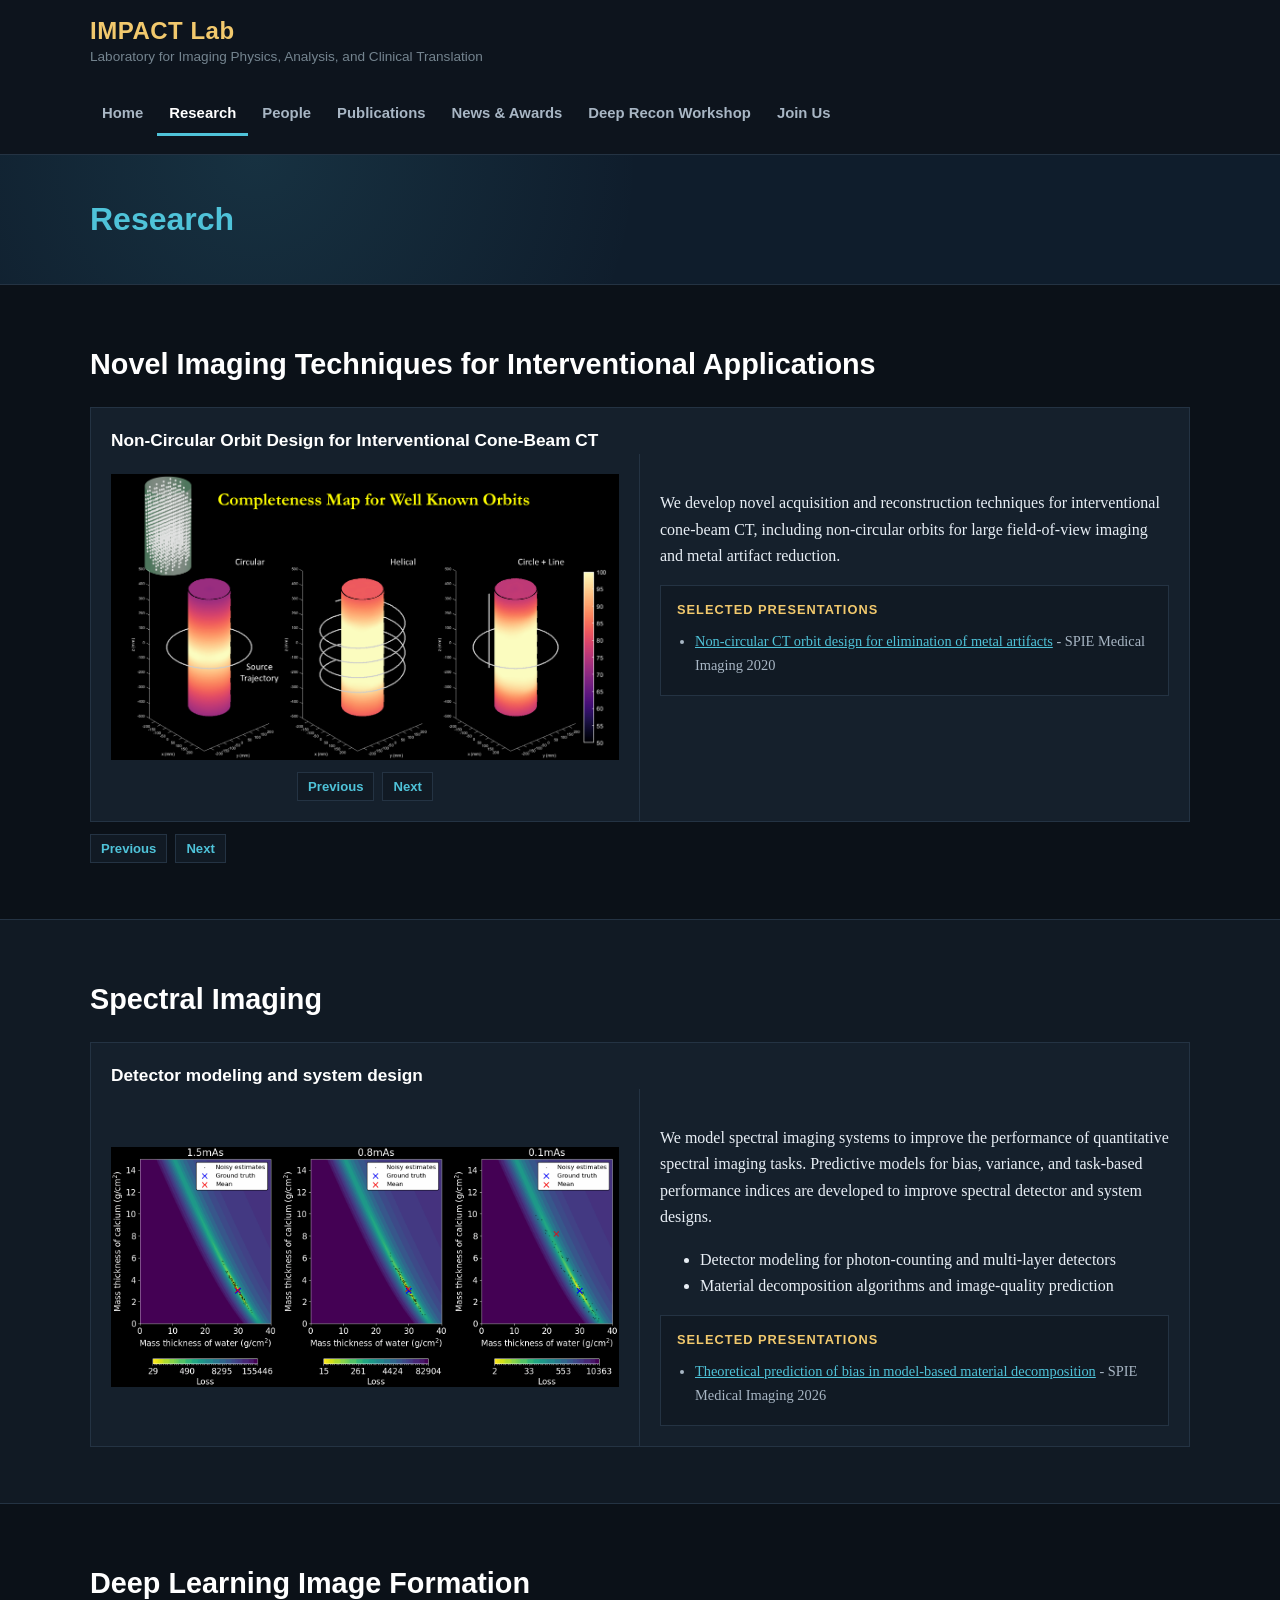
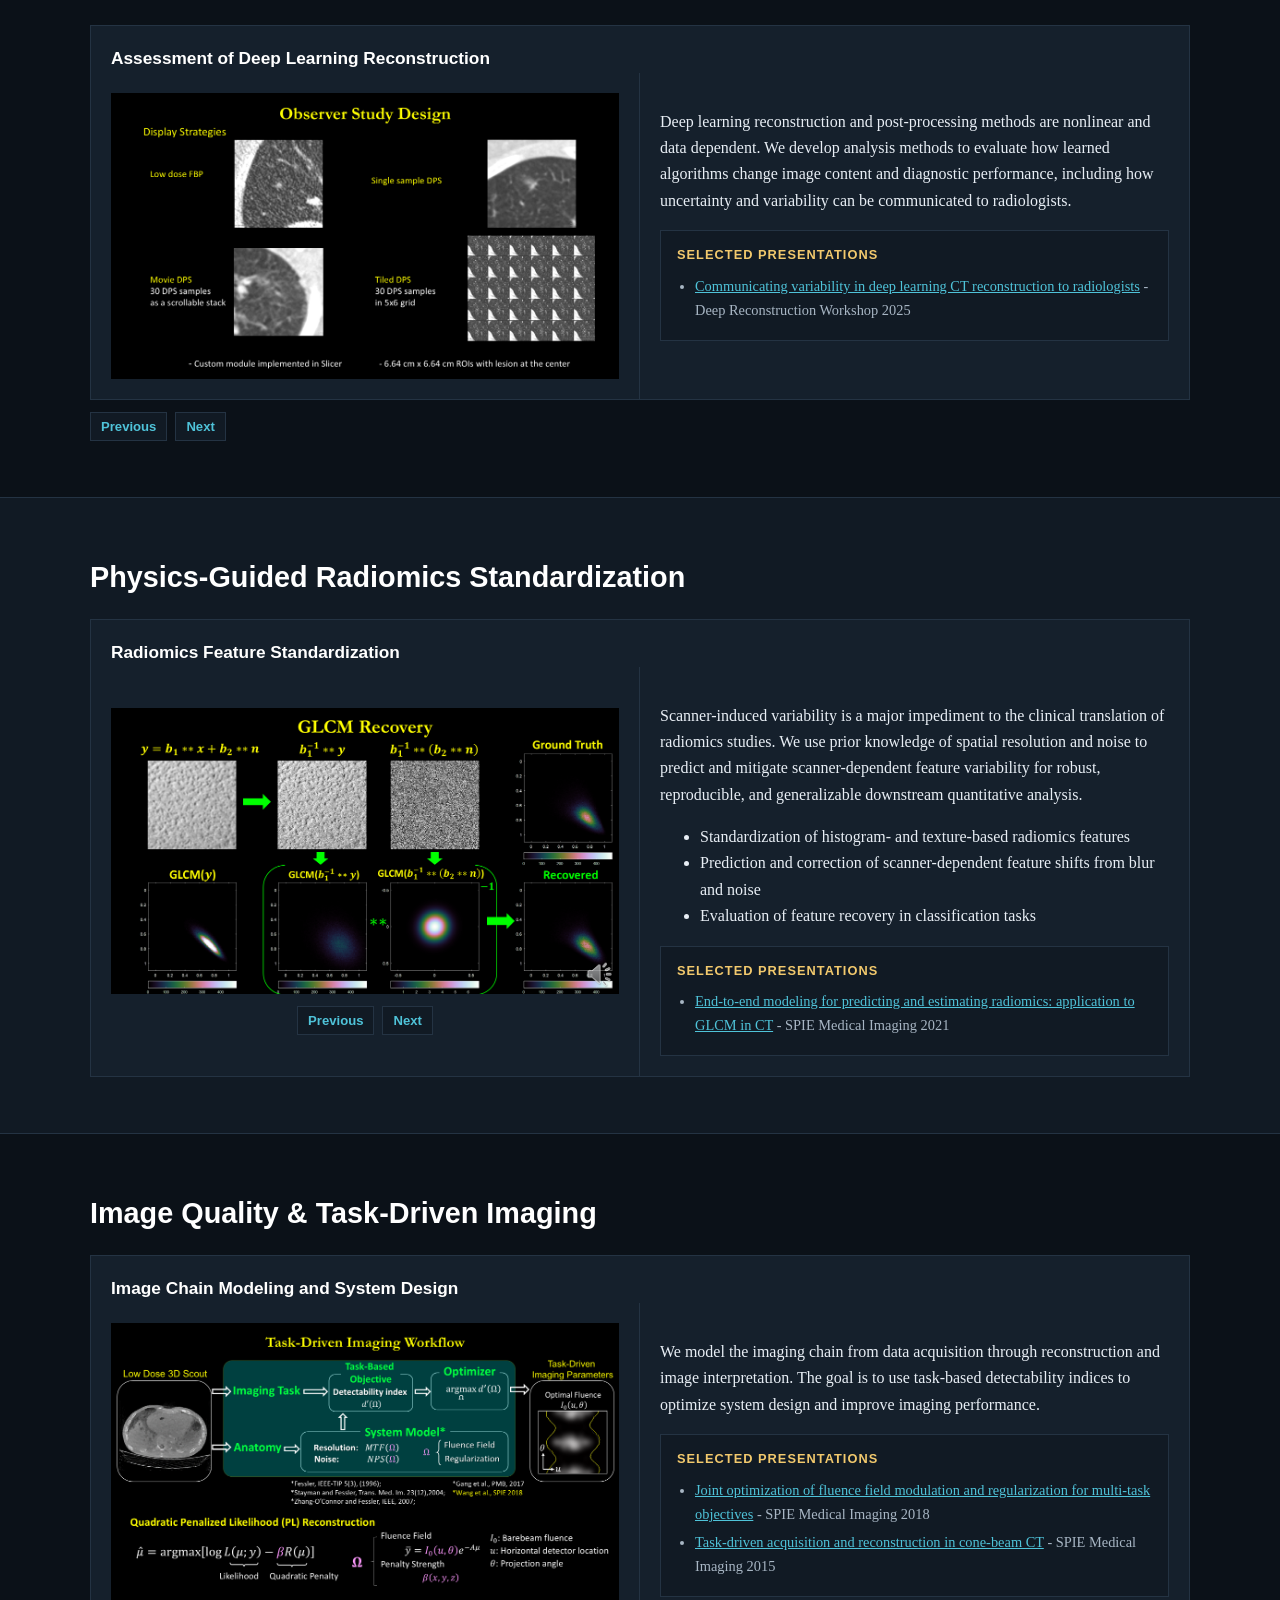
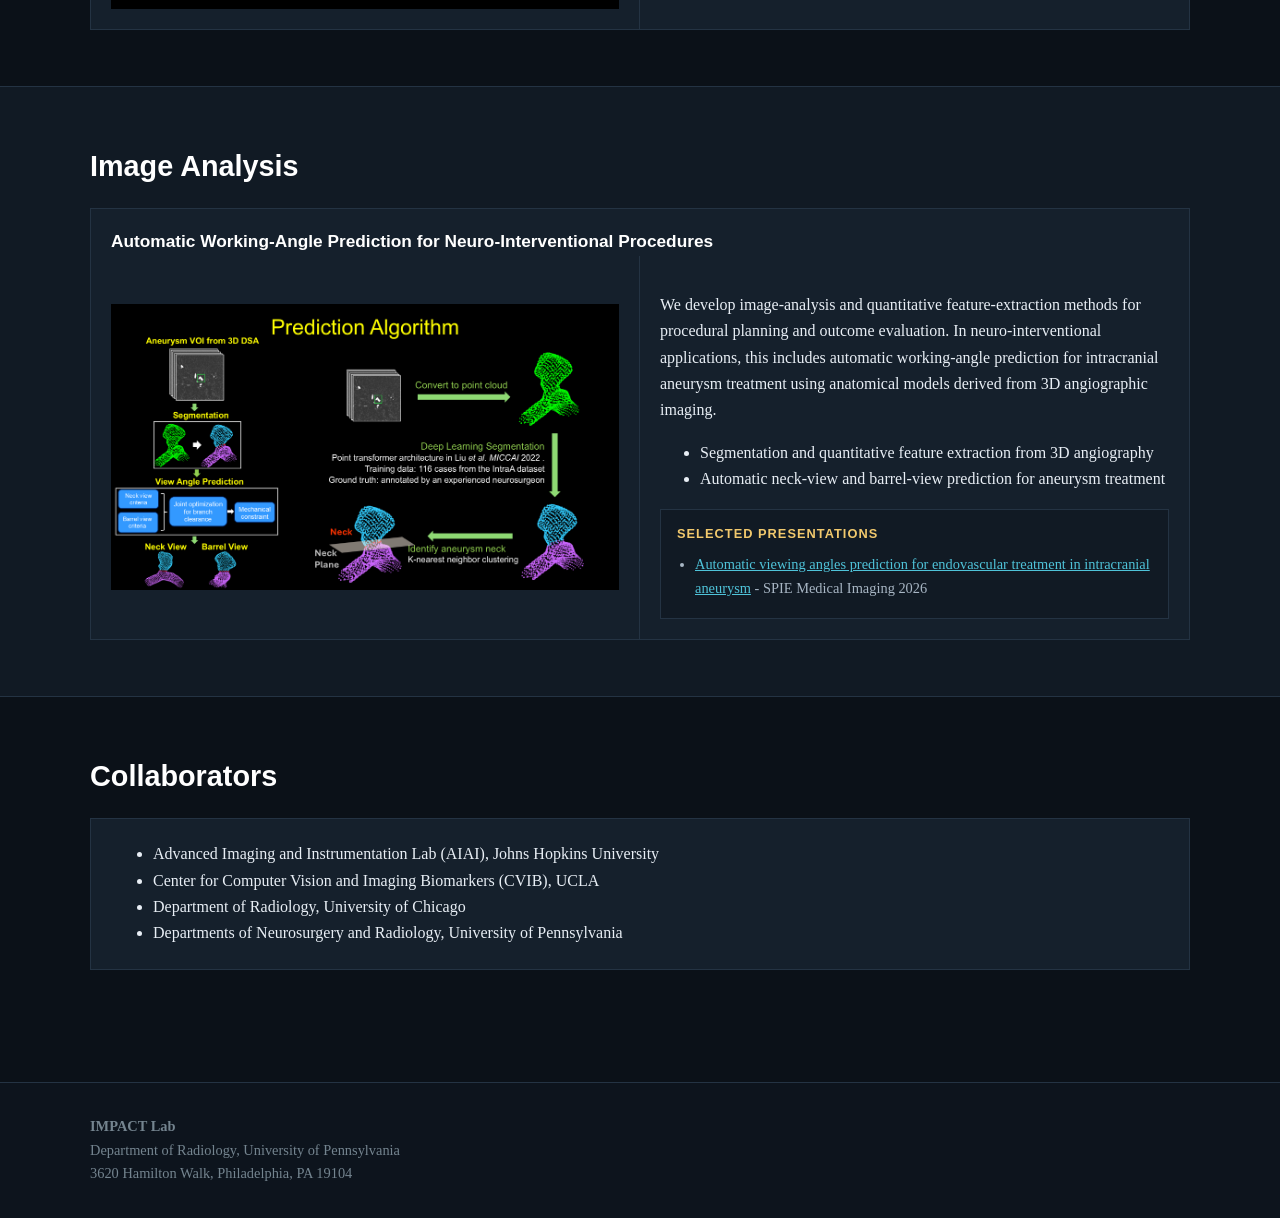
<file: research.html>
<!DOCTYPE html>
<html lang="en">
<head>
<meta charset="UTF-8">
<meta name="viewport" content="width=device-width, initial-scale=1.0">
<title>Research — IMPACT Lab</title>
<meta name="description" content="Research at the Penn IMPACT Lab in task-driven imaging, interventional cone-beam CT, spectral imaging, deep learning image formation, and quantitative imaging.">
<link rel="canonical" href="https://gracegang.github.io/penn-impact-lab/research.html">
<link rel="stylesheet" href="css/style.css?v=20260817">
</head>
<body>

<header class="site"><div class="wrap masthead"><a class="brand" href="index.html"><div class="lab">IMPACT Lab</div><div class="full">Laboratory for Imaging Physics, Analysis, and Clinical Translation</div></a><nav class="nav"><a href="index.html">Home</a><a href="research.html" class="active">Research</a><a href="people.html">People</a><a href="publications.html">Publications</a><a href="news.html">News &amp; Awards</a><a href="deep-reconstruction-workshop-2026.html">Deep Recon Workshop</a><a href="join.html">Join Us</a></nav></div></header>

<div class="page-head"><div class="wrap"><h1>Research</h1></div></div>

<section class="block research-topic"><div class="wrap"><h2 class="title">Novel Imaging Techniques for Interventional Applications</h2><div class="topic-carousel" id="interventional-carousel"><div class="topic-slide active"><h3 class="topic-kicker">Non-Circular Orbit Design for Interventional Cone-Beam CT</h3><div class="topic-panels"><div class="panel figure-panel"><div class="image-carousel"><div class="image-slide active"><img class="panel-img" src="images/research/generalized-orbit-completeness.png" alt="Completeness maps for generalized CT orbit design"></div><div class="image-slide"><img class="panel-img" src="images/research/generalized-orbit-phantom-cases.png" alt="Phantom images comparing circular and non-circular orbit cases"></div><div class="carousel-controls image-controls"><button type="button" data-dir="-1">Previous</button><button type="button" data-dir="1">Next</button></div></div></div><div class="panel text-panel"><p>We develop novel acquisition and reconstruction techniques for interventional cone-beam CT, including non-circular orbits for large field-of-view imaging and metal artifact reduction.</p><div class="spie-links"><strong>Selected Presentations</strong><ul><li><a href="https://www.spiedigitallibrary.org/conference-proceedings-of-spie/11312/2550203/Non-circular-CT-orbit-design-for-elimination-of-metal-artifacts/10.1117/12.2550203.short" target="_blank" rel="noopener">Non-circular CT orbit design for elimination of metal artifacts</a> - SPIE Medical Imaging 2020</li></ul></div></div></div></div><div class="topic-slide"><h3 class="topic-kicker">Spectral Digital Subtraction Angiography</h3><div class="topic-panels"><div class="panel figure-panel"><img class="panel-img" src="images/research/spectral-dsa-dps-results.png" alt="Spectral DSA diffusion posterior sampling results"></div><div class="panel text-panel"><p>Digital subtraction angiography is sensitive to motion between mask and contrast frames. We develop spectral-temporal processing methods that use energy-resolved measurements to improve vessel visibility, material separation, and robustness to motion in interventional angiography.</p><div class="spie-links"><strong>Selected Presentations</strong><ul><li><a href="https://www.spiedigitallibrary.org/conference-proceedings-of-spie/12463/124630Y/Three-material-decomposition-using-a-dual-layer-flat-panel-detector/10.1117/12.2654443.short" target="_blank" rel="noopener">Three-material decomposition using a dual-layer flat-panel detector in the presence of soft tissue motion</a> - SPIE Medical Imaging 2023</li></ul></div></div></div></div><div class="carousel-controls"><button type="button" data-dir="-1">Previous</button><button type="button" data-dir="1">Next</button></div></div></div></section>

<section class="block alt research-topic"><div class="wrap"><h2 class="title">Spectral Imaging</h2><div class="topic-slide active"><h3 class="topic-kicker">Detector modeling and system design</h3><div class="topic-panels"><div class="panel figure-panel"><img class="panel-img" src="images/research/system-modeling.png" alt="Theoretical image quality modeling for spectral imaging"></div><div class="panel text-panel"><p>We model spectral imaging systems to improve the performance of quantitative spectral imaging tasks. Predictive models for bias, variance, and task-based performance indices are developed to improve spectral detector and system designs.</p><ul><li>Detector modeling for photon-counting and multi-layer detectors</li><li>Material decomposition algorithms and image-quality prediction</li></ul><div class="spie-links"><strong>Selected Presentations</strong><ul><li><a href="https://www.spiedigitallibrary.org/search?term=%22Theoretical%20Prediction%20of%20Bias%20in%20Model-Based%20Material%20Decomposition%22" target="_blank" rel="noopener">Theoretical prediction of bias in model-based material decomposition</a> - SPIE Medical Imaging 2026</li></ul></div></div></div></div></div></section>

<section class="block research-topic"><div class="wrap"><h2 class="title">Deep Learning Image Formation</h2><div class="topic-carousel" id="dl-carousel"><div class="topic-slide active"><h3 class="topic-kicker">Assessment of Deep Learning Reconstruction</h3><div class="topic-panels"><div class="panel figure-panel"><img class="panel-img" src="images/research/dl-reconstruction-variability-display.png" alt="Display strategies for communicating variability in deep learning CT reconstruction"></div><div class="panel text-panel"><p>Deep learning reconstruction and post-processing methods are nonlinear and data dependent. We develop analysis methods to evaluate how learned algorithms change image content and diagnostic performance, including how uncertainty and variability can be communicated to radiologists.</p><div class="spie-links"><strong>Selected Presentations</strong><ul><li><a href="https://youtu.be/wW8eM3A49WY" target="_blank" rel="noopener">Communicating variability in deep learning CT reconstruction to radiologists</a> - Deep Reconstruction Workshop 2025</li></ul></div></div></div></div><div class="topic-slide"><h3 class="topic-kicker">Image Synthesis with Radiomics Supervision</h3><div class="topic-panels"><div class="panel figure-panel"><img class="panel-img" src="images/research/dl-radiomics-supervision-synthesis.png" alt="Image synthesis with radiomics supervision"></div><div class="panel text-panel"><p>We develop domain-guided generative models for image synthesis. We developed a generative adversarial network with radiomics supervision to encourage synthesized and training samples to have similar radiomic feature distributions. We later extended this concept to radiomics-conditioned diffusion posterior sampling, treating radiomic features as consistency constraints to control the synthesized lesions.</p><ul><li>Radiomics-conditioned image synthesis</li><li>Domain knowledge incorporated into generative imaging models</li></ul><div class="spie-links"><strong>Selected Presentations</strong><ul><li><a href="https://www.spiedigitallibrary.org/search?term=%22A%20Generative%20Model%20of%20Lung%20CT%20Conditioned%20on%20Radiomics%20Features%22" target="_blank" rel="noopener">A generative model of lung CT conditioned on radiomics features</a> - SPIE Medical Imaging 2026</li><li><a href="https://www.spiedigitallibrary.org/conference-proceedings-of-spie/11595/115950O/Generative-adversarial-networks-and-radiomics-supervision-for-lung-lesion-synthesis/10.1117/12.2582151.short" target="_blank" rel="noopener">Generative adversarial networks and radiomics supervision for lung lesion synthesis</a> - SPIE Medical Imaging 2021</li></ul></div></div></div></div><div class="carousel-controls"><button type="button" data-dir="-1">Previous</button><button type="button" data-dir="1">Next</button></div></div></div></section>

<section class="block alt research-topic"><div class="wrap"><h2 class="title">Physics-Guided Radiomics Standardization</h2><div class="topic-slide active"><h3 class="topic-kicker">Radiomics Feature Standardization</h3><div class="topic-panels"><div class="panel figure-panel"><div class="image-carousel"><div class="image-slide active"><img class="panel-img" src="images/research/radiomics-glcm-recovery-slide7.png" alt="GLCM recovery workflow from SPIE 2021 radiomics presentation"></div><div class="image-slide"><img class="panel-img" src="images/research/radiomics-classification-slide14.png" alt="Classification performance after radiomics standardization"></div><div class="carousel-controls image-controls"><button type="button" data-dir="-1">Previous</button><button type="button" data-dir="1">Next</button></div></div></div><div class="panel text-panel"><p>Scanner-induced variability is a major impediment to the clinical translation of radiomics studies. We use prior knowledge of spatial resolution and noise to predict and mitigate scanner-dependent feature variability for robust, reproducible, and generalizable downstream quantitative analysis.</p><ul><li>Standardization of histogram- and texture-based radiomics features</li><li>Prediction and correction of scanner-dependent feature shifts from blur and noise</li><li>Evaluation of feature recovery in classification tasks</li></ul><div class="spie-links"><strong>Selected Presentations</strong><ul><li><a href="https://www.spiedigitallibrary.org/conference-proceedings-of-spie/11595/1159509/End-to-end-modeling-for-predicting-and-estimating-radiomics/10.1117/12.2582150.short" target="_blank" rel="noopener">End-to-end modeling for predicting and estimating radiomics: application to GLCM in CT</a> - SPIE Medical Imaging 2021</li></ul></div></div></div></div></div></section>

<section class="block research-topic"><div class="wrap"><h2 class="title">Image Quality &amp; Task-Driven Imaging</h2><div class="topic-slide active"><h3 class="topic-kicker">Image Chain Modeling and System Design</h3><div class="topic-panels"><div class="panel figure-panel"><img class="panel-img" src="images/research/task-driven-imaging-workflow.png" alt="Task-driven imaging workflow"></div><div class="panel text-panel"><p>We model the imaging chain from data acquisition through reconstruction and image interpretation. The goal is to use task-based detectability indices to optimize system design and improve imaging performance.</p><div class="spie-links"><strong>Selected Presentations</strong><ul><li><a href="https://www.spiedigitallibrary.org/search?term=%22Joint%20Optimization%20of%20Fluence%20Field%20Modulation%20and%20Regularization%20for%20Multi-Task%20Objectives%22" target="_blank" rel="noopener">Joint optimization of fluence field modulation and regularization for multi-task objectives</a> - SPIE Medical Imaging 2018</li><li><a href="https://www.spiedigitallibrary.org/search?term=%22Task-driven%20image%20acquisition%20and%20reconstruction%20in%20cone-beam%20CT%22" target="_blank" rel="noopener">Task-driven acquisition and reconstruction in cone-beam CT</a> - SPIE Medical Imaging 2015</li></ul></div></div></div></div></div></section>

<section class="block alt research-topic"><div class="wrap"><h2 class="title">Image Analysis</h2><div class="topic-slide active"><h3 class="topic-kicker">Automatic Working-Angle Prediction for Neuro-Interventional Procedures</h3><div class="topic-panels"><div class="panel figure-panel"><img class="panel-img" src="images/research/view-angle-prediction-workflow-slide5.png" alt="Automatic view angle prediction workflow"></div><div class="panel text-panel"><p>We develop image-analysis and quantitative feature-extraction methods for procedural planning and outcome evaluation. In neuro-interventional applications, this includes automatic working-angle prediction for intracranial aneurysm treatment using anatomical models derived from 3D angiographic imaging.</p><ul><li>Segmentation and quantitative feature extraction from 3D angiography</li><li>Automatic neck-view and barrel-view prediction for aneurysm treatment</li></ul><div class="spie-links"><strong>Selected Presentations</strong><ul><li><a href="https://www.spiedigitallibrary.org/conference-proceedings-of-spie/13927/139270K/Automatic-viewing-angles-prediction-for-endovascular-treatment-in-intracranial-aneurysm/10.1117/12.3086804.full" target="_blank" rel="noopener">Automatic viewing angles prediction for endovascular treatment in intracranial aneurysm</a> - SPIE Medical Imaging 2026</li></ul></div></div></div></div></div></section>

<section class="block research-topic"><div class="wrap"><h2 class="title">Collaborators</h2><div class="info-box"><ul><li>Advanced Imaging and Instrumentation Lab (AIAI), Johns Hopkins University</li><li>Center for Computer Vision and Imaging Biomarkers (CVIB), UCLA</li><li>Department of Radiology, University of Chicago</li><li>Departments of Neurosurgery and Radiology, University of Pennsylvania</li></ul></div></div></section>

<footer class="site"><div class="wrap cols"><div><strong>IMPACT Lab</strong><br>Department of Radiology, University of Pennsylvania<br>3620 Hamilton Walk, Philadelphia, PA 19104</div></div></footer>

<script>
(function () {
  function wireCarousel(root, selector) {
    root.querySelectorAll(selector).forEach(function (carousel) {
      var slides = carousel.querySelectorAll(selector === '.topic-carousel' ? '.topic-slide' : '.image-slide');
      if (slides.length < 2) return;
      var current = 0;
      function go(delta) {
        slides[current].classList.remove('active');
        current = (current + delta + slides.length) % slides.length;
        slides[current].classList.add('active');
      }
      carousel.querySelectorAll(':scope > .carousel-controls button').forEach(function (button) {
        button.addEventListener('click', function () { go(Number(button.dataset.dir)); });
      });
    });
  }
  wireCarousel(document, '.topic-carousel');
  wireCarousel(document, '.image-carousel');
})();
</script>
</body>
</html>
</file>
<file: css/style.css>
/* IMPACT Lab website styles — dark theme */
:root {
  color-scheme: dark;
  --bg: #0b1118;        /* page background */
  --bg-soft: #111a24;   /* alternate section background */
  --panel: #15202c;     /* cards, boxes */
  --ink: #e8eef5;       /* main text */
  --muted: #a8b6c4;     /* secondary text */
  --subtle: #74848f;    /* faint text */
  --line: #243343;      /* borders */
  --accent: #4fc3d9;    /* links, highlights (cyan) */
  --accent-2: #f2c96d;  /* gold highlight */
  --head: #ffffff;      /* headings */
  --max: 1100px;
}

* { box-sizing: border-box; }

body {
  margin: 0;
  font-family: Georgia, "Times New Roman", serif;
  color: var(--ink);
  background: var(--bg);
  line-height: 1.65;
}

h1, h2, h3, h4, .nav, .eyebrow, .btn, .meta, .tag {
  font-family: "Segoe UI", Helvetica, Arial, sans-serif;
}

a { color: var(--accent); }

img { max-width: 100%; display: block; }

.wrap { width: min(var(--max), calc(100% - 40px)); margin-inline: auto; }

/* Header */
header.site {
  border-bottom: 1px solid var(--line);
  background: #0d141d;
}
.masthead {
  display: flex;
  align-items: center;
  justify-content: space-between;
  gap: 24px;
  padding: 18px 0;
  flex-wrap: wrap;
}
.brand { text-decoration: none; color: var(--ink); }
.brand .lab { font: 700 1.5rem/1.1 "Segoe UI", Helvetica, Arial, sans-serif; color: var(--accent-2); letter-spacing: 0.5px; }
.brand .full { font-size: 0.85rem; color: var(--subtle); margin-top: 2px; font-family: "Segoe UI", Helvetica, Arial, sans-serif; }
.nav { display: flex; flex-wrap: wrap; gap: 2px; }
.nav a {
  text-decoration: none;
  color: var(--muted);
  font-size: 0.93rem;
  font-weight: 600;
  padding: 8px 12px;
  border-bottom: 3px solid transparent;
}
.nav a:hover { color: var(--head); }
.nav a.active { color: var(--head); border-bottom-color: var(--accent); }

/* Hero */
.hero {
  background:
    radial-gradient(circle at 15% 0%, rgba(79, 195, 217, 0.14), transparent 30rem),
    radial-gradient(circle at 90% 20%, rgba(242, 201, 109, 0.10), transparent 26rem),
    linear-gradient(160deg, #0d1722 0%, #0f1d2c 70%, #112433 100%);
  color: #fff;
  padding: 64px 0;
  border-bottom: 1px solid var(--line);
}
.hero h1 { font-size: clamp(1.9rem, 4vw, 3rem); margin: 0 0 14px; line-height: 1.15; color: var(--head); }
.hero p { max-width: 760px; font-size: 1.12rem; color: var(--muted); margin: 0 0 24px; }
.hero .tagline { color: var(--accent-2); font-weight: 600; font-family: "Segoe UI", Helvetica, Arial, sans-serif; letter-spacing: 0.06em; text-transform: uppercase; font-size: 0.85rem; margin-bottom: 10px; }

.btn {
  display: inline-block;
  padding: 10px 20px;
  text-decoration: none;
  font-weight: 600;
  font-size: 0.95rem;
  border: 1px solid var(--accent);
  color: var(--accent);
  margin-right: 10px;
}
.btn.solid { background: var(--accent); color: #06121a; }
.btn.dark { border-color: var(--accent); color: var(--accent); }
.btn:hover { opacity: 0.85; }

/* Sections */
section.block { padding: 56px 0; }
section.block.alt { background: var(--bg-soft); border-block: 1px solid var(--line); }
.eyebrow {
  color: var(--accent);
  font-weight: 700;
  text-transform: uppercase;
  letter-spacing: 0.1em;
  font-size: 0.78rem;
  margin: 0 0 6px;
}
h2.title { font-size: 1.8rem; color: var(--accent); margin: 0 0 24px; }
h3 { color: var(--head); }

.grid { display: grid; gap: 22px; }
.grid.c2 { grid-template-columns: repeat(2, 1fr); }
.grid.c3 { grid-template-columns: repeat(3, 1fr); }
.grid.c4 { grid-template-columns: repeat(4, 1fr); }

.card {
  background: var(--panel);
  border: 1px solid var(--line);
  border-top: 3px solid var(--accent);
  padding: 22px;
}
.card h3 { margin: 0 0 10px; font-size: 1.08rem; }
.card p { margin: 0; color: var(--muted); font-size: 0.97rem; }
.card ul { margin: 10px 0 0; padding-left: 18px; color: var(--muted); font-size: 0.93rem; }
.card li { margin: 5px 0; }

/* People */
.person { text-align: center; }
.person img {
  width: min(100%, 170px);
  aspect-ratio: 1;
  object-fit: cover;
  object-position: center 25%;
  border: 1px solid var(--line);
  margin: 0 auto 12px;
}
.split > .person img {
  width: min(100%, 190px);
}
.person h3 { margin: 0 0 4px; font-size: 1.02rem; }
.person .role { color: var(--muted); font-size: 0.9rem; font-family: "Segoe UI", Helvetica, Arial, sans-serif; }
.person.no-photo {
  background: var(--panel);
  border: 1px solid var(--line);
  padding: 22px 14px;
}

/* Research figures */
.figure {
  border: 1px solid var(--line);
  background: #000;
  margin: 0 0 22px;
}
.figure img { width: 100%; object-fit: cover; }
.figure figcaption {
  font-family: "Segoe UI", Helvetica, Arial, sans-serif;
  font-size: 0.82rem;
  color: var(--subtle);
  padding: 8px 12px;
  background: var(--panel);
  border-top: 1px solid var(--line);
}
.theme-figs { display: grid; grid-template-columns: 1fr 1fr; gap: 22px; margin-bottom: 22px; }
@media (max-width: 860px) { .theme-figs { grid-template-columns: 1fr; } }

.spie-links {
  margin: 14px 0 0;
  padding: 12px 16px;
  background: var(--bg-soft);
  border: 1px solid var(--line);
  font-size: 0.9rem;
}
.spie-links strong { font-family: "Segoe UI", Helvetica, Arial, sans-serif; color: var(--accent-2); font-size: 0.8rem; text-transform: uppercase; letter-spacing: 0.08em; }
.spie-links ul { margin: 8px 0 0; padding-left: 18px; }
.spie-links li { margin: 5px 0; color: var(--muted); }

/* Slideshow */
.slideshow {
  position: relative;
  border: 1px solid var(--line);
  background: #000;
  overflow: hidden;
}
.slideshow .slide {
  display: none;
  width: 100%;
  height: 480px;
}
.slideshow .slide.active { display: block; }
.slideshow .slide img {
  width: 100%;
  height: 100%;
  object-fit: cover;
}
.slideshow .slide figcaption {
  display: none;
  position: absolute;
  left: 0; right: 0; bottom: 0;
  padding: 10px 16px;
  background: rgba(7, 13, 19, 0.78);
  color: var(--muted);
  font-family: "Segoe UI", Helvetica, Arial, sans-serif;
  font-size: 0.88rem;
}
.slideshow .ss-btn {
  position: absolute;
  top: 50%;
  transform: translateY(-50%);
  background: rgba(7, 13, 19, 0.6);
  color: #fff;
  border: 1px solid var(--line);
  font-size: 1.3rem;
  line-height: 1;
  padding: 10px 14px;
  cursor: pointer;
}
.slideshow .ss-btn:hover { background: rgba(79, 195, 217, 0.35); }
.slideshow .ss-prev { left: 12px; }
.slideshow .ss-next { right: 12px; }
.slideshow .ss-dots {
  position: absolute;
  top: 12px; right: 16px;
  display: flex; gap: 8px;
}
.slideshow .ss-dots span {
  width: 10px; height: 10px;
  border-radius: 50%;
  background: rgba(255, 255, 255, 0.4);
  cursor: pointer;
}
.slideshow .ss-dots span.active { background: var(--accent); }
@media (max-width: 620px) { .slideshow .slide { height: 300px; } }

/* News */
.news-item { border-bottom: 1px solid var(--line); padding: 18px 0; }
.news-item:last-child { border-bottom: none; }
.news-item .meta { color: var(--subtle); font-size: 0.84rem; text-transform: uppercase; letter-spacing: 0.05em; }
.news-item h3 { margin: 4px 0 6px; font-size: 1.08rem; }
.news-item p { margin: 0; color: var(--muted); }
.tag {
  display: inline-block;
  background: var(--panel);
  border: 1px solid var(--line);
  color: var(--accent);
  font-size: 0.74rem;
  font-weight: 600;
  padding: 1px 8px;
  margin-left: 8px;
  vertical-align: middle;
}

/* Publications */
.pub-year { color: var(--accent-2); font-size: 1.2rem; margin: 32px 0 8px; border-bottom: 1px solid var(--line); padding-bottom: 4px; }
ul.pubs { list-style: none; padding: 0; margin: 0; }
ul.pubs li { padding: 9px 0 9px 16px; border-left: 3px solid var(--line); margin: 8px 0; font-size: 0.96rem; color: var(--ink); }
ul.pubs li:hover { border-left-color: var(--accent); }
ul.pubs .src { color: var(--subtle); font-style: italic; }

/* Page header band */
.page-head {
  background:
    radial-gradient(circle at 20% 0%, rgba(79, 195, 217, 0.12), transparent 24rem),
    #0f1d2c;
  color: #fff;
  padding: 38px 0;
  border-bottom: 1px solid var(--line);
}
.page-head h1 { margin: 0; font-size: 2rem; color: var(--accent); }
.page-head p { margin: 8px 0 0; color: var(--muted); max-width: 760px; }

/* Two-column info */
.split { display: grid; grid-template-columns: 1.2fr 0.8fr; gap: 40px; align-items: start; }
.info-box { background: var(--panel); border: 1px solid var(--line); padding: 22px; }
.info-box h3 { margin-top: 0; }
.info-box p { font-size: 0.95rem; color: var(--muted); }

dl.contact dt { font-weight: 700; font-family: "Segoe UI", Helvetica, Arial, sans-serif; color: var(--accent); margin-top: 14px; font-size: 0.9rem; }
dl.contact dd { margin: 2px 0 0; color: var(--muted); }

/* Footer */
footer.site {
  background: #0d141d;
  color: var(--subtle);
  padding: 32px 0;
  margin-top: 56px;
  border-top: 1px solid var(--line);
  font-size: 0.9rem;
}
footer.site a { color: var(--accent); }
footer.site .cols { display: flex; justify-content: space-between; gap: 24px; flex-wrap: wrap; }

@media (max-width: 860px) {
  .grid.c3, .grid.c4 { grid-template-columns: repeat(2, 1fr); }
  .grid.c2 { grid-template-columns: 1fr; }
  .split { grid-template-columns: 1fr !important; }
  .hero .wrap { grid-template-columns: 1fr !important; }
}
@media (max-width: 540px) {
  .grid.c3, .grid.c4 { grid-template-columns: 1fr; }
  .masthead { flex-direction: column; align-items: flex-start; }
}

.link-button {
  display: inline-block;
  padding: 10px 18px;
  border: 1px solid var(--accent);
  background: transparent;
  color: var(--accent);
  font: 600 0.95rem "Segoe UI", Helvetica, Arial, sans-serif;
  cursor: pointer;
}
.link-button:hover { opacity: 0.85; }
.research-topic .title { margin-bottom: 18px; }
.topic-panels {
  display: grid;
  grid-template-columns: minmax(0, 1fr) minmax(0, 1fr);
  gap: 24px;
  align-items: stretch;
}
.panel {
  background: var(--panel);
  border: 1px solid var(--line);
  border-top: 3px solid var(--accent);
  padding: 20px;
}
.figure-panel { display: flex; align-items: center; justify-content: center; }
.text-panel h3:first-child { margin-top: 0; }
.compact-figure { width: 100%; margin: 0; background: transparent; border: 0; }
.compact-figure img { width: 100%; max-height: 330px; object-fit: contain; background: transparent; }
.figure-stack { display: grid; gap: 16px; }
.research-slideshow { width: 100%; border: 0; background: transparent; }
.research-slideshow .slide { height: 330px; }
.research-slideshow .slide img { object-fit: contain; background: transparent; }
.mini-slide { display: none; }
.mini-slide.active { display: block; }
.mini-controls {
  display: flex;
  gap: 8px;
  margin: 10px 0 4px;
}
.mini-controls button {
  border: 1px solid var(--line);
  background: var(--bg-soft);
  color: var(--accent);
  font: 600 0.78rem "Segoe UI", Helvetica, Arial, sans-serif;
  padding: 5px 9px;
  cursor: pointer;
}
.mini-controls button:hover { border-color: var(--accent); }
@media (max-width: 860px) { .topic-panels { grid-template-columns: 1fr; } }
.topic-slide { display: none; }
.topic-slide.active { display: block; }
.panel-img {
  width: 100%;
  max-height: 430px;
  object-fit: contain;
  background: transparent;
}
.carousel-controls {
  display: flex;
  gap: 8px;
  margin-top: 12px;
}
.carousel-controls button {
  border: 1px solid var(--line);
  background: var(--bg-soft);
  color: var(--accent);
  font: 600 0.82rem "Segoe UI", Helvetica, Arial, sans-serif;
  padding: 6px 10px;
  cursor: pointer;
}
.carousel-controls button:hover { border-color: var(--accent); }
/* Feedback pass: connected research topic panels */
.research-topic h2.title { color: var(--head); }
.topic-kicker {
  margin: 0;
  padding: 18px 20px 0;
  color: var(--head);
  background: var(--panel);
  border: 1px solid var(--line);
  border-bottom: 0;
  font-size: 1.08rem;
}
.topic-panels {
  gap: 0;
  background: var(--panel);
  border: 1px solid var(--line);
  border-top: 3px solid var(--accent);
}
.topic-kicker + .topic-panels { border-top: 0; }
.panel {
  border: 0;
  border-top: 0;
  background: transparent;
}
.figure-panel { border-right: 1px solid var(--line); }
.image-slide { display: none; width: 100%; }
.image-slide.active { display: block; }
.image-carousel { width: 100%; }
.image-controls { justify-content: center; }
.panel-img { max-height: 500px; }
.info-box ul { margin-top: 0; margin-bottom: 0; }
@media (max-width: 860px) { .figure-panel { border-right: 0; border-bottom: 1px solid var(--line); } }

/* Deep Reconstruction Workshop archive */
.workshop-head { padding: 50px 0; }
.workshop-head .eyebrow { margin-bottom: 8px; }
.workshop-head h1 { color: var(--head); font-size: clamp(2rem, 5vw, 3.2rem); line-height: 1.12; }
.workshop-overview { padding-bottom: 44px; }
.workshop-overview p, .workshop-introduction p { max-width: 900px; color: var(--muted); }
.workshop-overview .title, .workshop-introduction .title { color: var(--head); margin-bottom: 16px; }
.workshop-metrics {
  display: grid;
  grid-template-columns: repeat(2, 1fr);
  margin-top: 36px;
  border: 1px solid var(--line);
  background: var(--panel);
}
.workshop-metrics div { padding: 20px; text-align: center; border-right: 1px solid var(--line); }
.workshop-metrics div:last-child { border-right: 0; }
.workshop-metrics strong {
  display: block;
  color: var(--accent-2);
  font: 700 1.8rem/1 "Segoe UI", Helvetica, Arial, sans-serif;
}
.workshop-metrics span {
  display: block;
  margin-top: 7px;
  color: var(--muted);
  font: 600 0.78rem/1.2 "Segoe UI", Helvetica, Arial, sans-serif;
  text-transform: uppercase;
  letter-spacing: 0.07em;
}
.agenda-list { border-top: 1px solid var(--line); }
.agenda-item {
  display: grid;
  grid-template-columns: 92px 76px minmax(0, 1fr);
  gap: 18px;
  align-items: center;
  padding: 20px 0;
  border-bottom: 1px solid var(--line);
}
.agenda-item time {
  align-self: start;
  padding-top: 4px;
  color: var(--accent-2);
  font: 700 0.86rem/1.3 "Segoe UI", Helvetica, Arial, sans-serif;
  white-space: nowrap;
}
.agenda-item img {
  width: 76px;
  height: 76px;
  object-fit: cover;
  object-position: center 25%;
  border: 1px solid var(--line);
  background: var(--panel);
}
.agenda-copy h3 { margin: 0 0 4px; font-size: 1.03rem; line-height: 1.35; }
.agenda-copy p { margin: 0 0 7px; color: var(--muted); font-size: 0.92rem; }
.agenda-copy strong { color: var(--ink); }
.speaker-link { color: inherit; text-decoration-color: rgba(79, 195, 217, 0.5); text-underline-offset: 2px; }
.speaker-link:hover { color: var(--accent); text-decoration-color: var(--accent); }
.agenda-brief, .agenda-break, .agenda-special { grid-template-columns: 92px minmax(0, 1fr); }
.agenda-break { padding-block: 13px; }
.agenda-break h3 { color: var(--muted); }
.agenda-special { background: linear-gradient(90deg, rgba(79, 195, 217, 0.08), transparent); padding-inline: 14px; }
.recording-status {
  display: inline-block;
  border: 1px solid var(--line);
  padding: 3px 8px;
  color: var(--muted);
  font: 600 0.75rem/1.25 "Segoe UI", Helvetica, Arial, sans-serif;
  text-decoration: none;
}
.recording-status.private { border-color: rgba(79, 195, 217, 0.45); color: var(--accent); }
.recording-status.pending { border-color: rgba(242, 201, 109, 0.45); color: var(--accent-2); }
.recording-status.not-planned { color: var(--subtle); }
.recording-status.private:hover { border-color: var(--accent); }
.previous-meetings ul { max-width: 900px; margin: 0; padding: 0; list-style: none; border-top: 1px solid var(--line); }
.previous-meetings li { display: grid; grid-template-columns: minmax(0, 1fr) minmax(240px, 0.8fr); gap: 24px; padding: 15px 0; border-bottom: 1px solid var(--line); }
.previous-meetings li span { color: var(--muted); }

@media (max-width: 700px) {
  .agenda-item { grid-template-columns: 68px 64px minmax(0, 1fr); gap: 12px; }
  .agenda-item img { width: 64px; height: 64px; }
  .agenda-brief, .agenda-break, .agenda-special { grid-template-columns: 68px minmax(0, 1fr); }
  .previous-meetings li { grid-template-columns: 1fr; gap: 4px; }
}

@media (max-width: 470px) {
  .agenda-item { grid-template-columns: 62px minmax(0, 1fr); align-items: start; }
  .agenda-item img { grid-column: 2; }
  .agenda-item .agenda-copy { grid-column: 2; }
  .agenda-item:not(.agenda-brief):not(.agenda-break):not(.agenda-special) .agenda-copy { margin-top: -8px; }
  .agenda-brief, .agenda-break, .agenda-special { grid-template-columns: 62px minmax(0, 1fr); }
  .agenda-special .agenda-copy { grid-column: 2; }
}
</file>
